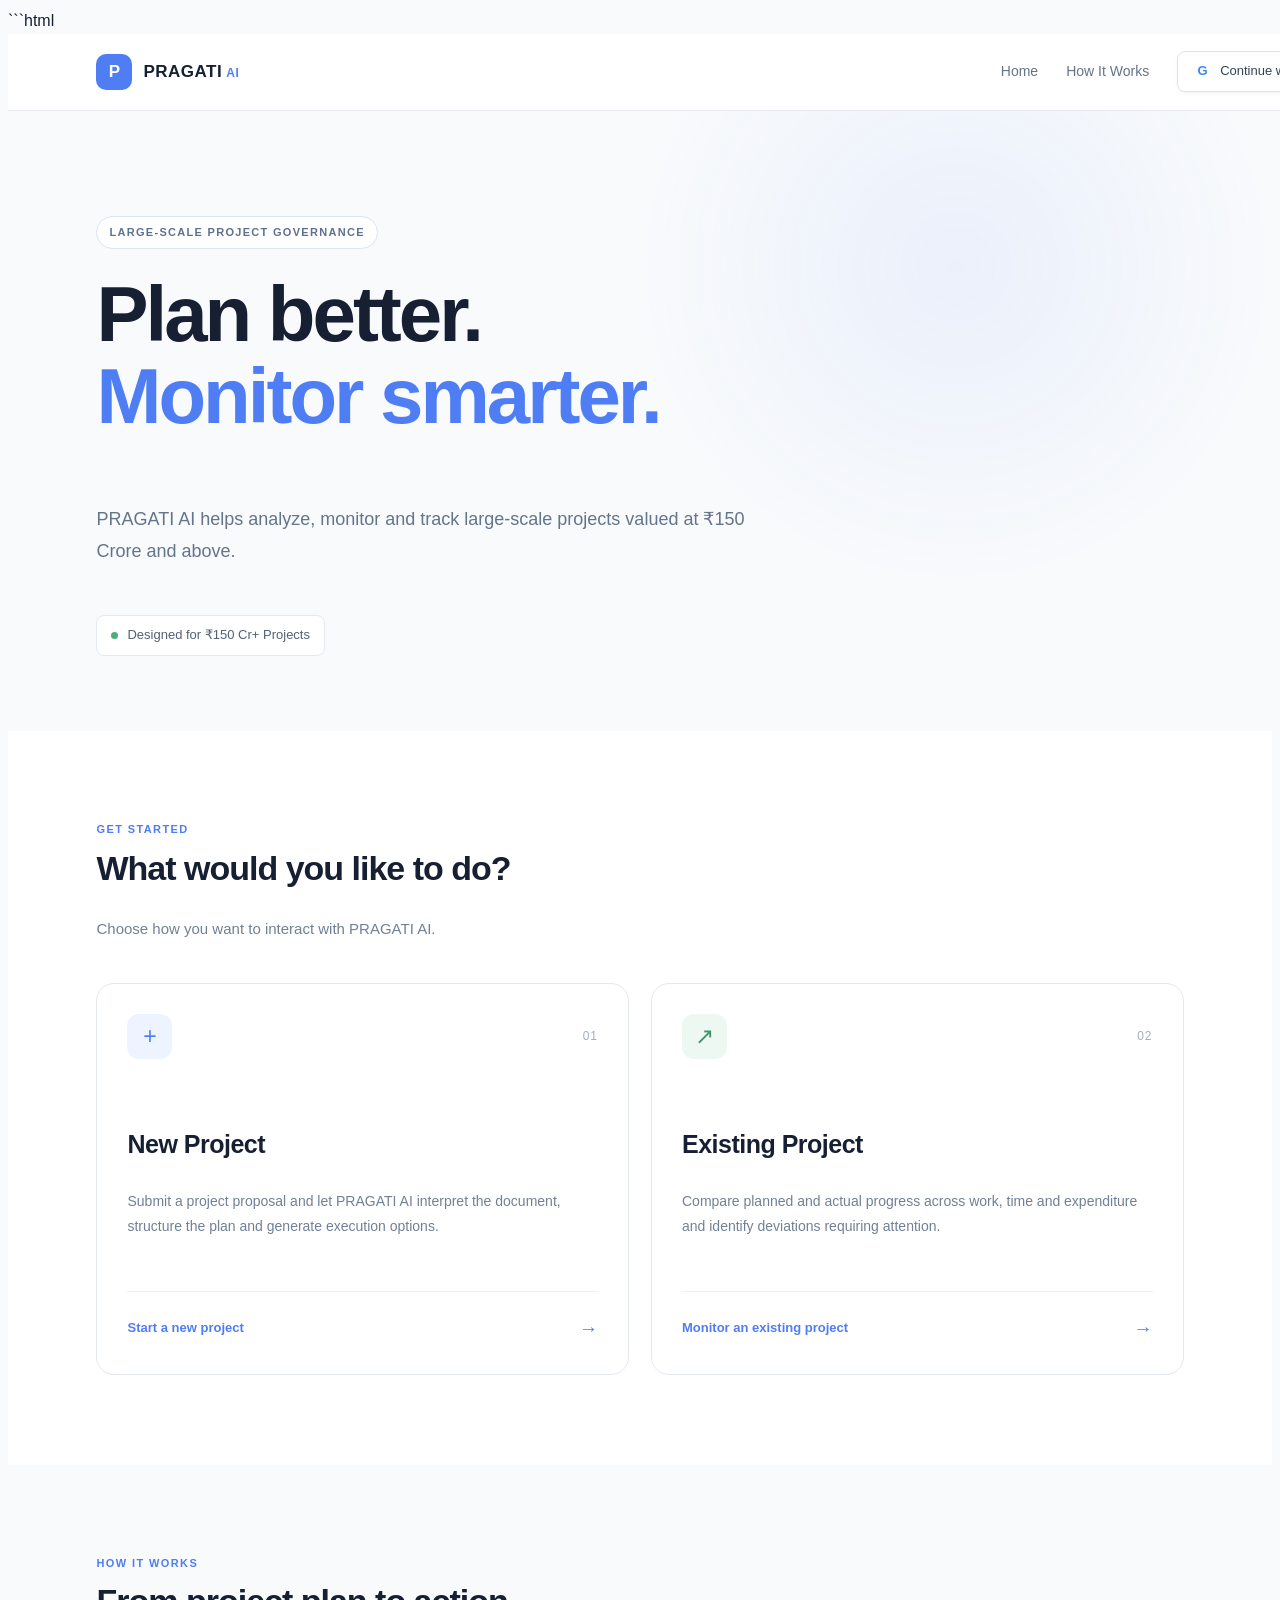
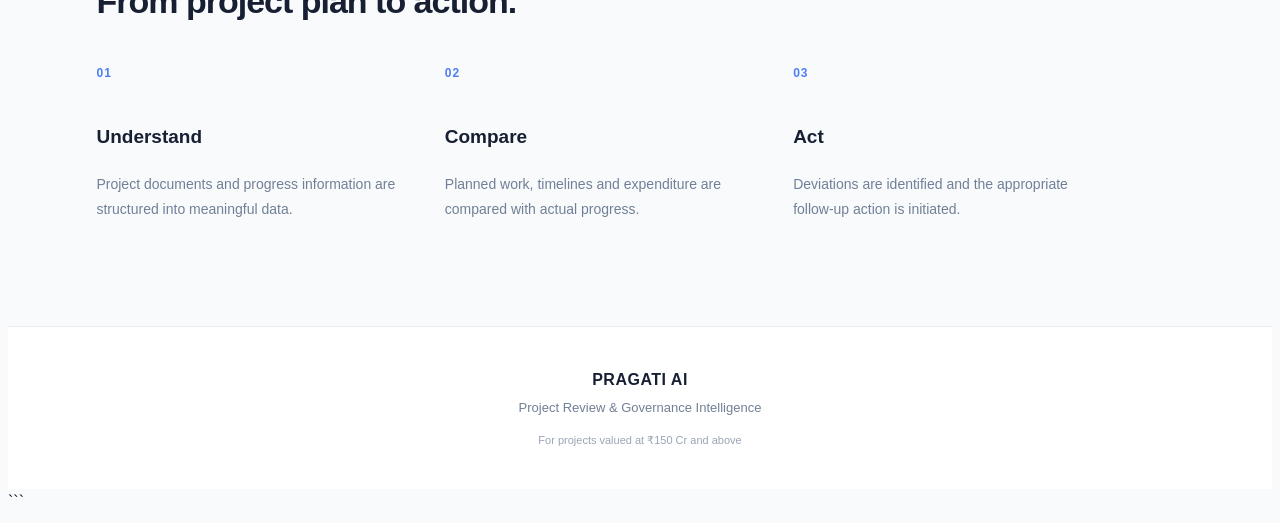
<file: index.html>
```html
<!DOCTYPE html>
<html lang="en">
<head>
    <meta charset="UTF-8">
    <meta name="viewport" content="width=device-width, initial-scale=1.0">

    <title>PRAGATI AI | Project Governance</title>

    <link rel="stylesheet" href="css/style.css">
</head>

<body>

    <!-- Navigation -->
    <header class="navbar">

        <div class="logo">
            <div class="logo-mark">P</div>

            <div class="logo-text">
                <span>PRAGATI</span>
                <small>AI</small>
            </div>
        </div>


        <nav class="nav-links">
            <a href="#home">Home</a>
            <a href="#how-it-works">How It Works</a>
            <a href="#" class="login-button" id="googleLogin">
                <span class="google-icon">G</span>
                Continue with Google
            </a>
        </nav>

    </header>


    <!-- Hero Section -->
    <main>

        <section class="hero" id="home">

            <div class="hero-content">

                <div class="eyebrow">
                    LARGE-SCALE PROJECT GOVERNANCE
                </div>

                <h1>
                    Plan better.<br>
                    <span>Monitor smarter.</span>
                </h1>

                <p class="hero-description">
                    PRAGATI AI helps analyze, monitor and track large-scale
                    projects valued at ₹150 Crore and above.
                </p>

                <div class="hero-badge">
                    <span class="status-dot"></span>
                    Designed for ₹150 Cr+ Projects
                </div>

            </div>

        </section>


        <!-- Entry Options -->
        <section class="entry-section">

            <div class="section-heading">

                <span class="section-label">
                    GET STARTED
                </span>

                <h2>
                    What would you like to do?
                </h2>

                <p>
                    Choose how you want to interact with PRAGATI AI.
                </p>

            </div>


            <div class="entry-cards">

                <!-- New Project -->
                <a href="fresher.html" class="entry-card">

                    <div class="card-top">

                        <div class="card-icon new-icon">
                            +
                        </div>

                        <span class="card-number">
                            01
                        </span>

                    </div>


                    <div class="card-content">

                        <h3>
                            New Project
                        </h3>

                        <p>
                            Submit a project proposal and let PRAGATI AI
                            interpret the document, structure the plan
                            and generate execution options.
                        </p>

                    </div>


                    <div class="card-action">
                        Start a new project
                        <span>→</span>
                    </div>

                </a>


                <!-- Existing Project -->
                <a href="existing.html" class="entry-card">

                    <div class="card-top">

                        <div class="card-icon existing-icon">
                            ↗
                        </div>

                        <span class="card-number">
                            02
                        </span>

                    </div>


                    <div class="card-content">

                        <h3>
                            Existing Project
                        </h3>

                        <p>
                            Compare planned and actual progress across
                            work, time and expenditure and identify
                            deviations requiring attention.
                        </p>

                    </div>


                    <div class="card-action">
                        Monitor an existing project
                        <span>→</span>
                    </div>

                </a>

            </div>

        </section>


        <!-- How It Works -->
        <section class="how-section" id="how-it-works">

            <div class="section-heading">

                <span class="section-label">
                    HOW IT WORKS
                </span>

                <h2>
                    From project plan to action.
                </h2>

            </div>


            <div class="steps">

                <div class="step">

                    <div class="step-number">
                        01
                    </div>

                    <div>

                        <h3>
                            Understand
                        </h3>

                        <p>
                            Project documents and progress information
                            are structured into meaningful data.
                        </p>

                    </div>

                </div>


                <div class="step">

                    <div class="step-number">
                        02
                    </div>

                    <div>

                        <h3>
                            Compare
                        </h3>

                        <p>
                            Planned work, timelines and expenditure
                            are compared with actual progress.
                        </p>

                    </div>

                </div>


                <div class="step">

                    <div class="step-number">
                        03
                    </div>

                    <div>

                        <h3>
                            Act
                        </h3>

                        <p>
                            Deviations are identified and the
                            appropriate follow-up action is initiated.
                        </p>

                    </div>

                </div>

            </div>

        </section>

    </main>


    <!-- Footer -->
    <footer class="footer">

        <div class="footer-logo">
            PRAGATI AI
        </div>

        <p>
            Project Review & Governance Intelligence
        </p>

        <span>
            For projects valued at ₹150 Cr and above
        </span>

    </footer>


    <!-- Login Modal -->
    <div class="login-overlay" id="loginOverlay">

        <div class="login-modal">

            <button class="close-login" id="closeLogin">
                ×
            </button>

            <div class="modal-logo">
                <div class="logo-mark">P</div>
            </div>

            <h2>
                Continue with PRAGATI AI
            </h2>

            <p>
                Sign in with your Google account to continue.
            </p>

            <button class="google-login-modal" id="googleContinue">

                <span class="google-icon">
                    G
                </span>

                Continue with Google

            </button>

            <small class="login-note">
                Demo authentication for prototype
            </small>

        </div>

    </div>


    <script src="js/main.js"></script>

</body>
</html>
```
</file>
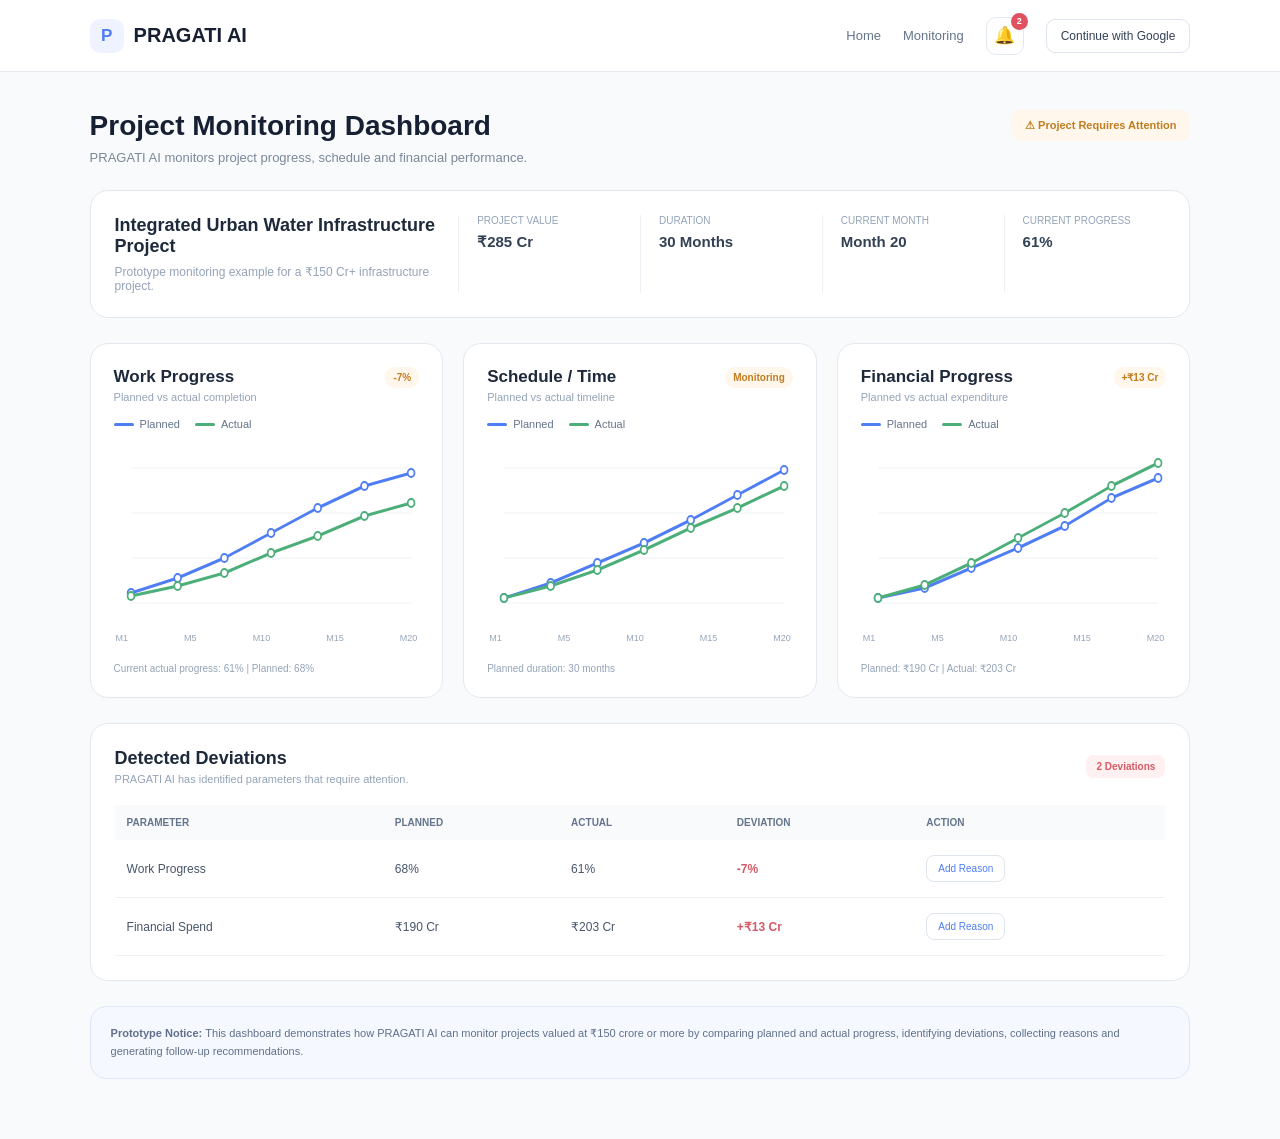
<file: existing.html>
<!DOCTYPE html>
<html lang="en">

<head>

    <meta charset="UTF-8">

    <meta
        name="viewport"
        content="width=device-width, initial-scale=1.0"
    >

    <title>PRAGATI AI | Project Monitoring</title>


    <style>

        * {
            margin: 0;
            padding: 0;
            box-sizing: border-box;
        }


        body {
            font-family: Arial, Helvetica, sans-serif;
            background: #f8fafc;
            color: #1e293b;
            min-height: 100vh;
        }


        button,
        input,
        textarea,
        select {
            font-family: inherit;
        }


        button {
            cursor: pointer;
        }


        /* =========================================
           NAVBAR
        ========================================= */

        .navbar {
            height: 72px;
            background: white;
            border-bottom: 1px solid #e7ebf0;

            display: flex;
            align-items: center;
            justify-content: space-between;

            padding: 0 7%;
        }


        .logo {
            display: flex;
            align-items: center;
            gap: 10px;

            font-size: 20px;
            font-weight: 800;
            color: #172033;
        }


        .logo-icon {
            width: 34px;
            height: 34px;

            border-radius: 10px;

            background: #eef3ff;

            display: flex;
            align-items: center;
            justify-content: center;

            color: #4f7df3;
            font-size: 17px;
            font-weight: bold;
        }


        .nav-right {
            display: flex;
            align-items: center;
            gap: 22px;
        }


        .nav-link {
            color: #64748b;
            text-decoration: none;
            font-size: 13px;
        }


        .nav-link:hover {
            color: #4f7df3;
        }


        /* =========================================
           NOTIFICATION BELL
        ========================================= */

        .notification-wrapper {
            position: relative;
        }


        .notification-button {
            width: 38px;
            height: 38px;

            border: 1px solid #e2e8f0;

            background: white;

            border-radius: 10px;

            display: flex;
            align-items: center;
            justify-content: center;

            position: relative;

            font-size: 17px;
        }


        .notification-button:hover {
            background: #f8fafc;
        }


        .notification-count {
            position: absolute;

            top: -5px;
            right: -5px;

            min-width: 17px;
            height: 17px;

            padding: 0 4px;

            border-radius: 20px;

            background: #e05260;

            color: white;

            font-size: 9px;

            font-weight: 700;

            display: flex;
            align-items: center;
            justify-content: center;
        }


        .notification-panel {
            display: none;

            position: absolute;

            right: 0;
            top: 48px;

            width: 360px;

            background: white;

            border: 1px solid #e3e8ef;

            border-radius: 15px;

            box-shadow: 0 15px 40px rgba(15, 23, 42, 0.12);

            z-index: 500;

            overflow: hidden;
        }


        .notification-panel.active {
            display: block;
        }


        .notification-panel-header {
            padding: 16px 18px;

            border-bottom: 1px solid #edf1f5;

            display: flex;

            justify-content: space-between;

            align-items: center;
        }


        .notification-panel-header h3 {
            font-size: 14px;

            color: #172033;
        }


        .notification-panel-header span {
            font-size: 10px;

            color: #94a3b8;
        }


        .notification-item {
            padding: 15px 18px;

            border-bottom: 1px solid #f0f2f5;

            display: flex;

            gap: 12px;

            cursor: pointer;

            transition: 0.2s;
        }


        .notification-item:hover {
            background: #f8fafc;
        }


        .notification-icon {
            width: 32px;
            height: 32px;

            flex-shrink: 0;

            border-radius: 9px;

            background: #fff4e8;

            display: flex;
            align-items: center;
            justify-content: center;

            font-size: 14px;
        }


        .notification-content {
            flex: 1;
        }


        .notification-title {
            font-size: 11px;

            font-weight: 700;

            color: #334155;

            margin-bottom: 4px;
        }


        .notification-description {
            font-size: 10px;

            line-height: 1.5;

            color: #94a3b8;
        }


        .notification-time {
            margin-top: 5px;

            font-size: 9px;

            color: #b0bac7;
        }


        .notification-footer {
            padding: 11px 18px;

            text-align: center;

            font-size: 10px;

            color: #4f7df3;

            cursor: pointer;
        }


        .notification-footer:hover {
            background: #f8fafc;
        }


        /* =========================================
           GOOGLE BUTTON
        ========================================= */

        .google-login {
            border: 1px solid #dfe5ed;
            background: white;

            border-radius: 9px;

            padding: 9px 14px;

            font-size: 12px;
            color: #334155;
        }


        .google-login:hover {
            background: #f8fafc;
        }



        /* =========================================
           MAIN
        ========================================= */

        .container {
            width: 86%;
            max-width: 1350px;

            margin: 0 auto;

            padding: 38px 0 60px;
        }


        /* =========================================
           PAGE HEADER
        ========================================= */

        .page-header {
            display: flex;

            justify-content: space-between;
            align-items: flex-start;

            margin-bottom: 25px;
        }


        .page-header h1 {
            font-size: 28px;

            color: #172033;

            margin-bottom: 8px;
        }


        .page-header p {
            color: #7b8798;

            font-size: 13px;
        }


        .project-status {
            background: #fff7eb;

            color: #c27c20;

            padding: 9px 14px;

            border-radius: 10px;

            font-size: 11px;

            font-weight: 700;
        }



        /* =========================================
           PROJECT SUMMARY
        ========================================= */

        .project-summary {
            background: white;

            border: 1px solid #e3e8ef;

            border-radius: 18px;

            padding: 24px;

            margin-bottom: 25px;

            display: grid;

            grid-template-columns: 2fr repeat(4, 1fr);

            gap: 20px;
        }


        .summary-main h2 {
            font-size: 18px;

            margin-bottom: 8px;
        }


        .summary-main p {
            color: #94a3b8;

            font-size: 12px;
        }


        .summary-item {
            border-left: 1px solid #edf0f4;

            padding-left: 18px;
        }


        .summary-item span {
            display: block;

            color: #94a3b8;

            font-size: 10px;

            margin-bottom: 7px;
        }


        .summary-item strong {
            font-size: 15px;

            color: #334155;
        }



        /* =========================================
           GRAPHS
        ========================================= */

        .graphs-grid {
            display: grid;

            grid-template-columns: repeat(3, 1fr);

            gap: 20px;

            margin-bottom: 25px;
        }


        .graph-card {
            background: white;

            border: 1px solid #e3e8ef;

            border-radius: 18px;

            padding: 23px;
        }


        .graph-header {
            display: flex;

            justify-content: space-between;

            align-items: flex-start;

            margin-bottom: 15px;
        }


        .graph-header h3 {
            font-size: 17px;

            margin-bottom: 4px;
        }


        .graph-header p {
            color: #94a3b8;

            font-size: 11px;
        }


        .graph-status {
            font-size: 10px;

            padding: 5px 8px;

            border-radius: 10px;

            font-weight: 700;
        }


        .graph-status.warning {
            background: #fff7eb;

            color: #c27c20;
        }


        .chart-legend {
            display: flex;

            gap: 15px;

            margin-bottom: 8px;

            font-size: 11px;

            color: #64748b;
        }


        .chart-legend-item {
            display: flex;

            align-items: center;

            gap: 6px;
        }


        .legend-line {
            width: 20px;

            height: 3px;

            border-radius: 5px;
        }


        .legend-planned {
            background: #4f7df3;
        }


        .legend-actual {
            background: #4cae78;
        }


        .graph-wrapper {
            width: 100%;

            height: 220px;

            position: relative;
        }


        .line-chart {
            width: 100%;

            height: 190px;

            display: block;
        }


        .chart-grid-line {
            stroke: #edf1f5;

            stroke-width: 1;
        }


        .planned-line {
            fill: none;

            stroke: #4f7df3;

            stroke-width: 3;

            stroke-linecap: round;

            stroke-linejoin: round;
        }


        .actual-line {
            fill: none;

            stroke: #4cae78;

            stroke-width: 3;

            stroke-linecap: round;

            stroke-linejoin: round;
        }


        .planned-point {
            fill: white;

            stroke: #4f7df3;

            stroke-width: 2;
        }


        .actual-point {
            fill: white;

            stroke: #4cae78;

            stroke-width: 2;
        }


        .chart-axis-labels {
            display: flex;

            justify-content: space-between;

            padding: 5px 2px 0;

            color: #94a3b8;

            font-size: 9px;
        }


        .chart-note {
            margin-top: 5px;

            color: #94a3b8;

            font-size: 10px;
        }



        /* =========================================
           DEVIATION CARD
        ========================================= */

        .attention-card {
            background: white;

            border: 1px solid #e3e8ef;

            border-radius: 18px;

            padding: 24px;

            margin-bottom: 25px;
        }


        .attention-header {
            display: flex;

            justify-content: space-between;

            align-items: center;

            margin-bottom: 20px;
        }


        .attention-header h2 {
            font-size: 18px;
        }


        .attention-header p {
            color: #94a3b8;

            font-size: 11px;

            margin-top: 4px;
        }


        .attention-count {
            background: #fff1f2;

            color: #d55a64;

            padding: 6px 10px;

            border-radius: 8px;

            font-size: 10px;

            font-weight: 700;
        }


        .deviation-table {
            width: 100%;

            border-collapse: collapse;
        }


        .deviation-table th {
            text-align: left;

            padding: 12px;

            background: #f8fafc;

            color: #64748b;

            font-size: 10px;
        }


        .deviation-table td {
            padding: 15px 12px;

            border-bottom: 1px solid #edf1f5;

            font-size: 12px;

            color: #475569;
        }


        .deviation-value {
            color: #d55a64 !important;

            font-weight: 700;
        }


        .reason-btn {
            border: 1px solid #dfe5ed;

            background: white;

            padding: 7px 11px;

            border-radius: 8px;

            font-size: 10px;

            color: #4f7df3;
        }


        .reason-btn:hover {
            background: #f5f8ff;
        }



        /* =========================================
           SUGGESTION CARD
        ========================================= */

        .suggestion-card {
            display: none;

            background: #f6fbf8;

            border: 1px solid #dcefe3;

            border-radius: 16px;

            padding: 20px;

            margin-top: 18px;
        }


        .suggestion-card.active {
            display: block;
        }


        .suggestion-title {
            font-size: 13px;

            font-weight: 700;

            color: #347a54;

            margin-bottom: 8px;
        }


        .suggestion-text {
            color: #5d7668;

            font-size: 11px;

            line-height: 1.6;

            margin-bottom: 15px;
        }


        .action-btn {
            border: 1px solid #bcdcc8;

            background: white;

            color: #347a54;

            padding: 8px 12px;

            border-radius: 8px;

            font-size: 10px;

            font-weight: 600;
        }



        /* =========================================
           INFO
        ========================================= */

        .info-card {
            background: #f5f8ff;

            border: 1px solid #dfe7fb;

            border-radius: 16px;

            padding: 18px 20px;

            font-size: 11px;

            color: #60708a;

            line-height: 1.6;
        }



        /* =========================================
           MODALS
        ========================================= */

        .modal-overlay {
            display: none;

            position: fixed;

            inset: 0;

            background: rgba(15, 23, 42, 0.45);

            z-index: 1000;

            align-items: center;

            justify-content: center;

            padding: 20px;
        }


        .modal-overlay.active {
            display: flex;
        }


        .modal {
            width: 100%;

            max-width: 500px;

            background: white;

            border-radius: 20px;

            padding: 28px;

            box-shadow: 0 20px 60px rgba(15, 23, 42, 0.15);
        }


        .modal-header {
            display: flex;

            justify-content: space-between;

            align-items: center;

            margin-bottom: 20px;
        }


        .modal-header h2 {
            font-size: 20px;
        }


        .close-btn {
            border: none;

            background: #f1f5f9;

            width: 30px;

            height: 30px;

            border-radius: 50%;

            font-size: 16px;

            color: #64748b;
        }


        .form-group {
            margin-bottom: 17px;
        }


        .form-group label {
            display: block;

            font-size: 11px;

            font-weight: 700;

            color: #475569;

            margin-bottom: 7px;
        }


        .form-control {
            width: 100%;

            border: 1px solid #dfe5ed;

            border-radius: 9px;

            padding: 10px 12px;

            font-size: 12px;

            outline: none;

            color: #334155;

            background: white;
        }


        .form-control:focus {
            border-color: #9db5f7;
        }


        textarea.form-control {
            min-height: 95px;

            resize: vertical;
        }


        .readonly-field {
            background: #f8fafc;

            color: #64748b;
        }


        .modal-actions {
            display: flex;

            justify-content: flex-end;

            gap: 10px;

            margin-top: 20px;
        }


        .cancel-btn {
            border: 1px solid #dfe5ed;

            background: white;

            padding: 10px 16px;

            border-radius: 9px;

            font-size: 11px;

            color: #64748b;
        }


        .primary-btn {
            border: none;

            background: #4f7df3;

            color: white;

            padding: 10px 17px;

            border-radius: 9px;

            font-size: 11px;

            font-weight: 600;
        }



        /* =========================================
           GOOGLE MODAL
        ========================================= */

        .google-modal {
            max-width: 390px;

            text-align: center;
        }


        .google-icon {
            width: 50px;

            height: 50px;

            border-radius: 50%;

            background: #f1f5f9;

            display: flex;

            align-items: center;

            justify-content: center;

            margin: 0 auto 15px;

            font-size: 22px;

            font-weight: bold;

            color: #4285f4;
        }


        .google-modal h2 {
            font-size: 19px;

            margin-bottom: 8px;
        }


        .google-modal p {
            font-size: 11px;

            color: #94a3b8;

            line-height: 1.5;

            margin-bottom: 20px;
        }


        .google-demo-btn {
            width: 100%;

            border: 1px solid #dfe5ed;

            background: white;

            border-radius: 9px;

            padding: 11px;

            font-size: 12px;

            color: #334155;
        }



        /* =========================================
           RESPONSIVE
        ========================================= */

        @media (max-width: 1100px) {

            .graphs-grid {
                grid-template-columns: 1fr;
            }


            .project-summary {
                grid-template-columns: repeat(2, 1fr);
            }


            .summary-main {
                grid-column: 1 / -1;
            }

        }


        @media (max-width: 700px) {

            .navbar {
                padding: 0 5%;
            }


            .nav-link {
                display: none;
            }


            .container {
                width: 92%;
            }


            .page-header {
                flex-direction: column;

                gap: 15px;
            }


            .project-summary {
                grid-template-columns: 1fr;
            }


            .summary-main {
                grid-column: auto;
            }


            .summary-item {
                border-left: none;

                border-top: 1px solid #edf0f4;

                padding-left: 0;

                padding-top: 14px;
            }


            .notification-panel {
                position: fixed;

                top: 70px;

                left: 10px;

                right: 10px;

                width: auto;
            }

        }

    </style>

</head>


<body>


    <!-- =========================================
         NAVBAR
    ========================================= -->

    <nav class="navbar">


        <div class="logo">

            <div class="logo-icon">
                P
            </div>

            PRAGATI AI

        </div>


        <div class="nav-right">


            <a
                href="index.html"
                class="nav-link"
            >
                Home
            </a>


            <a
                href="#monitoring"
                class="nav-link"
            >
                Monitoring
            </a>


            <!-- NOTIFICATION -->

            <div class="notification-wrapper">

                <button
                    class="notification-button"
                    onclick="toggleNotifications()"
                >

                    🔔

                    <span
                        class="notification-count"
                        id="notificationCount"
                    >
                        2
                    </span>

                </button>


                <div
                    class="notification-panel"
                    id="notificationPanel"
                >


                    <div class="notification-panel-header">

                        <h3>
                            Notifications
                        </h3>

                        <span id="notificationStatus">
                            2 active warnings
                        </span>

                    </div>


                    <!-- WORK WARNING -->

                    <div
                        class="notification-item"
                        id="workNotification"
                        onclick="goToDeviation('work')"
                    >

                        <div class="notification-icon">
                            ⚠️
                        </div>


                        <div class="notification-content">

                            <div class="notification-title">
                                Work Progress Delay
                            </div>


                            <div class="notification-description">
                                Project progress is 7% behind the planned
                                completion level.
                            </div>


                            <div class="notification-time">
                                Requires attention
                            </div>

                        </div>

                    </div>



                    <!-- FINANCIAL WARNING -->

                    <div
                        class="notification-item"
                        id="financeNotification"
                        onclick="goToDeviation('finance')"
                    >

                        <div class="notification-icon">
                            💰
                        </div>


                        <div class="notification-content">

                            <div class="notification-title">
                                Financial Warning
                            </div>


                            <div class="notification-description">
                                Actual expenditure is ₹13 Cr above
                                the planned expenditure.
                            </div>


                            <div class="notification-time">
                                Requires attention
                            </div>

                        </div>

                    </div>



                    <div
                        class="notification-footer"
                        onclick="closeNotifications()"
                    >
                        View project deviations
                    </div>


                </div>

            </div>



            <!-- GOOGLE -->

            <button
                class="google-login"
                onclick="openGoogleModal()"
            >
                Continue with Google
            </button>


        </div>

    </nav>



    <!-- =========================================
         MAIN
    ========================================= -->

    <main class="container">


        <!-- HEADER -->

        <div class="page-header">

            <div>

                <h1>
                    Project Monitoring Dashboard
                </h1>

                <p>
                    PRAGATI AI monitors project progress, schedule and financial performance.
                </p>

            </div>


            <div class="project-status">
                ⚠ Project Requires Attention
            </div>

        </div>



        <!-- =========================================
             SUMMARY
        ========================================= -->

        <section class="project-summary">


            <div class="summary-main">

                <h2>
                    Integrated Urban Water Infrastructure Project
                </h2>

                <p>
                    Prototype monitoring example for a ₹150 Cr+ infrastructure project.
                </p>

            </div>


            <div class="summary-item">

                <span>
                    PROJECT VALUE
                </span>

                <strong>
                    ₹285 Cr
                </strong>

            </div>


            <div class="summary-item">

                <span>
                    DURATION
                </span>

                <strong>
                    30 Months
                </strong>

            </div>


            <div class="summary-item">

                <span>
                    CURRENT MONTH
                </span>

                <strong>
                    Month 20
                </strong>

            </div>


            <div class="summary-item">

                <span>
                    CURRENT PROGRESS
                </span>

                <strong>
                    61%
                </strong>

            </div>


        </section>



        <!-- =========================================
             GRAPHS
        ========================================= -->

        <section
            class="graphs-grid"
            id="monitoring"
        >


            <!-- WORK PROGRESS -->

            <div class="graph-card">


                <div class="graph-header">

                    <div>

                        <h3>
                            Work Progress
                        </h3>

                        <p>
                            Planned vs actual completion
                        </p>

                    </div>


                    <div class="graph-status warning">
                        -7%
                    </div>

                </div>


                <div class="chart-legend">

                    <div class="chart-legend-item">

                        <span class="legend-line legend-planned"></span>

                        Planned

                    </div>


                    <div class="chart-legend-item">

                        <span class="legend-line legend-actual"></span>

                        Actual

                    </div>

                </div>


                <div class="graph-wrapper">

                    <svg
                        class="line-chart"
                        viewBox="0 0 360 190"
                        preserveAspectRatio="none"
                    >


                        <line
                            x1="20"
                            y1="30"
                            x2="350"
                            y2="30"
                            class="chart-grid-line"
                        />

                        <line
                            x1="20"
                            y1="75"
                            x2="350"
                            y2="75"
                            class="chart-grid-line"
                        />

                        <line
                            x1="20"
                            y1="120"
                            x2="350"
                            y2="120"
                            class="chart-grid-line"
                        />

                        <line
                            x1="20"
                            y1="165"
                            x2="350"
                            y2="165"
                            class="chart-grid-line"
                        />


                        <polyline
                            points="
                            20,155
                            75,140
                            130,120
                            185,95
                            240,70
                            295,48
                            350,35
                            "
                            class="planned-line"
                        />


                        <polyline
                            points="
                            20,158
                            75,148
                            130,135
                            185,115
                            240,98
                            295,78
                            350,65
                            "
                            class="actual-line"
                        />


                        <circle cx="20" cy="155" r="4" class="planned-point"/>
                        <circle cx="75" cy="140" r="4" class="planned-point"/>
                        <circle cx="130" cy="120" r="4" class="planned-point"/>
                        <circle cx="185" cy="95" r="4" class="planned-point"/>
                        <circle cx="240" cy="70" r="4" class="planned-point"/>
                        <circle cx="295" cy="48" r="4" class="planned-point"/>
                        <circle cx="350" cy="35" r="4" class="planned-point"/>


                        <circle cx="20" cy="158" r="4" class="actual-point"/>
                        <circle cx="75" cy="148" r="4" class="actual-point"/>
                        <circle cx="130" cy="135" r="4" class="actual-point"/>
                        <circle cx="185" cy="115" r="4" class="actual-point"/>
                        <circle cx="240" cy="98" r="4" class="actual-point"/>
                        <circle cx="295" cy="78" r="4" class="actual-point"/>
                        <circle cx="350" cy="65" r="4" class="actual-point"/>

                    </svg>


                    <div class="chart-axis-labels">

                        <span>M1</span>
                        <span>M5</span>
                        <span>M10</span>
                        <span>M15</span>
                        <span>M20</span>

                    </div>

                </div>


                <div class="chart-note">
                    Current actual progress: 61% | Planned: 68%
                </div>

            </div>



            <!-- TIME -->

            <div class="graph-card">


                <div class="graph-header">

                    <div>

                        <h3>
                            Schedule / Time
                        </h3>

                        <p>
                            Planned vs actual timeline
                        </p>

                    </div>


                    <div class="graph-status warning">
                        Monitoring
                    </div>

                </div>


                <div class="chart-legend">

                    <div class="chart-legend-item">

                        <span class="legend-line legend-planned"></span>

                        Planned

                    </div>


                    <div class="chart-legend-item">

                        <span class="legend-line legend-actual"></span>

                        Actual

                    </div>

                </div>


                <div class="graph-wrapper">

                    <svg
                        class="line-chart"
                        viewBox="0 0 360 190"
                        preserveAspectRatio="none"
                    >


                        <line x1="20" y1="30" x2="350" y2="30" class="chart-grid-line"/>

                        <line x1="20" y1="75" x2="350" y2="75" class="chart-grid-line"/>

                        <line x1="20" y1="120" x2="350" y2="120" class="chart-grid-line"/>

                        <line x1="20" y1="165" x2="350" y2="165" class="chart-grid-line"/>


                        <polyline
                            points="
                            20,160
                            75,145
                            130,125
                            185,105
                            240,82
                            295,57
                            350,32
                            "
                            class="planned-line"
                        />


                        <polyline
                            points="
                            20,160
                            75,148
                            130,132
                            185,112
                            240,90
                            295,70
                            350,48
                            "
                            class="actual-line"
                        />


                        <circle cx="20" cy="160" r="4" class="planned-point"/>
                        <circle cx="75" cy="145" r="4" class="planned-point"/>
                        <circle cx="130" cy="125" r="4" class="planned-point"/>
                        <circle cx="185" cy="105" r="4" class="planned-point"/>
                        <circle cx="240" cy="82" r="4" class="planned-point"/>
                        <circle cx="295" cy="57" r="4" class="planned-point"/>
                        <circle cx="350" cy="32" r="4" class="planned-point"/>


                        <circle cx="20" cy="160" r="4" class="actual-point"/>
                        <circle cx="75" cy="148" r="4" class="actual-point"/>
                        <circle cx="130" cy="132" r="4" class="actual-point"/>
                        <circle cx="185" cy="112" r="4" class="actual-point"/>
                        <circle cx="240" cy="90" r="4" class="actual-point"/>
                        <circle cx="295" cy="70" r="4" class="actual-point"/>
                        <circle cx="350" cy="48" r="4" class="actual-point"/>

                    </svg>


                    <div class="chart-axis-labels">

                        <span>M1</span>
                        <span>M5</span>
                        <span>M10</span>
                        <span>M15</span>
                        <span>M20</span>

                    </div>

                </div>


                <div class="chart-note">
                    Planned duration: 30 months
                </div>

            </div>



            <!-- FINANCIAL -->

            <div class="graph-card">


                <div class="graph-header">

                    <div>

                        <h3>
                            Financial Progress
                        </h3>

                        <p>
                            Planned vs actual expenditure
                        </p>

                    </div>


                    <div class="graph-status warning">
                        +₹13 Cr
                    </div>

                </div>


                <div class="chart-legend">

                    <div class="chart-legend-item">

                        <span class="legend-line legend-planned"></span>

                        Planned

                    </div>


                    <div class="chart-legend-item">

                        <span class="legend-line legend-actual"></span>

                        Actual

                    </div>

                </div>


                <div class="graph-wrapper">

                    <svg
                        class="line-chart"
                        viewBox="0 0 360 190"
                        preserveAspectRatio="none"
                    >


                        <line x1="20" y1="30" x2="350" y2="30" class="chart-grid-line"/>

                        <line x1="20" y1="75" x2="350" y2="75" class="chart-grid-line"/>

                        <line x1="20" y1="120" x2="350" y2="120" class="chart-grid-line"/>

                        <line x1="20" y1="165" x2="350" y2="165" class="chart-grid-line"/>


                        <polyline
                            points="
                            20,160
                            75,150
                            130,130
                            185,110
                            240,88
                            295,60
                            350,40
                            "
                            class="planned-line"
                        />


                        <polyline
                            points="
                            20,160
                            75,147
                            130,125
                            185,100
                            240,75
                            295,48
                            350,25
                            "
                            class="actual-line"
                        />


                        <circle cx="20" cy="160" r="4" class="planned-point"/>
                        <circle cx="75" cy="150" r="4" class="planned-point"/>
                        <circle cx="130" cy="130" r="4" class="planned-point"/>
                        <circle cx="185" cy="110" r="4" class="planned-point"/>
                        <circle cx="240" cy="88" r="4" class="planned-point"/>
                        <circle cx="295" cy="60" r="4" class="planned-point"/>
                        <circle cx="350" cy="40" r="4" class="planned-point"/>


                        <circle cx="20" cy="160" r="4" class="actual-point"/>
                        <circle cx="75" cy="147" r="4" class="actual-point"/>
                        <circle cx="130" cy="125" r="4" class="actual-point"/>
                        <circle cx="185" cy="100" r="4" class="actual-point"/>
                        <circle cx="240" cy="75" r="4" class="actual-point"/>
                        <circle cx="295" cy="48" r="4" class="actual-point"/>
                        <circle cx="350" cy="25" r="4" class="actual-point"/>

                    </svg>


                    <div class="chart-axis-labels">

                        <span>M1</span>
                        <span>M5</span>
                        <span>M10</span>
                        <span>M15</span>
                        <span>M20</span>

                    </div>

                </div>


                <div class="chart-note">
                    Planned: ₹190 Cr | Actual: ₹203 Cr
                </div>

            </div>

        </section>



        <!-- =========================================
             DEVIATIONS
        ========================================= -->

        <section class="attention-card">


            <div class="attention-header">

                <div>

                    <h2>
                        Detected Deviations
                    </h2>

                    <p>
                        PRAGATI AI has identified parameters that require attention.
                    </p>

                </div>


                <div class="attention-count">
                    2 Deviations
                </div>

            </div>


            <table class="deviation-table">


                <thead>

                    <tr>

                        <th>
                            PARAMETER
                        </th>

                        <th>
                            PLANNED
                        </th>

                        <th>
                            ACTUAL
                        </th>

                        <th>
                            DEVIATION
                        </th>

                        <th>
                            ACTION
                        </th>

                    </tr>

                </thead>


                <tbody>


                    <tr id="workDeviation">

                        <td>
                            Work Progress
                        </td>

                        <td>
                            68%
                        </td>

                        <td>
                            61%
                        </td>

                        <td class="deviation-value">
                            -7%
                        </td>

                        <td>

                            <button
                                class="reason-btn"
                                onclick="openReasonModal('Work Progress')"
                            >
                                Add Reason
                            </button>

                        </td>

                    </tr>


                    <tr id="financeDeviation">

                        <td>
                            Financial Spend
                        </td>

                        <td>
                            ₹190 Cr
                        </td>

                        <td>
                            ₹203 Cr
                        </td>

                        <td class="deviation-value">
                            +₹13 Cr
                        </td>

                        <td>

                            <button
                                class="reason-btn"
                                onclick="openReasonModal('Financial Spend')"
                            >
                                Add Reason
                            </button>

                        </td>

                    </tr>


                </tbody>

            </table>


            <!-- SUGGESTION -->

            <div
                class="suggestion-card"
                id="suggestionCard"
            >

                <div class="suggestion-title">
                    PRAGATI AI Recommendation
                </div>


                <div
                    class="suggestion-text"
                    id="suggestionText"
                ></div>


                <button
                    class="action-btn"
                    id="suggestionAction"
                    onclick="performAction()"
                >
                    Take Action
                </button>

            </div>


        </section>



        <!-- INFO -->

        <div class="info-card">

            <strong>
                Prototype Notice:
            </strong>

            This dashboard demonstrates how PRAGATI AI can monitor projects valued at
            ₹150 crore or more by comparing planned and actual progress, identifying
            deviations, collecting reasons and generating follow-up recommendations.

        </div>


    </main>



    <!-- =========================================
         REASON MODAL
    ========================================= -->

    <div
        class="modal-overlay"
        id="reasonModal"
    >


        <div class="modal">


            <div class="modal-header">

                <h2>
                    Explain Deviation
                </h2>


                <button
                    class="close-btn"
                    onclick="closeReasonModal()"
                >
                    ×
                </button>

            </div>


            <div class="form-group">

                <label>
                    Affected Parameter
                </label>


                <input
                    type="text"
                    id="affectedParameter"
                    class="form-control readonly-field"
                    readonly
                >

            </div>


            <div class="form-group">

                <label>
                    Responsible Factor
                </label>


                <select
                    id="responsibleFactor"
                    class="form-control"
                >

                    <option value="">
                        Select responsible factor
                    </option>

                    <option value="government">
                        Government Department
                    </option>

                    <option value="labour">
                        Employees / Labour
                    </option>

                    <option value="contractor">
                        Contractor
                    </option>

                    <option value="material">
                        Material / Supply
                    </option>

                    <option value="weather">
                        Weather / External Factor
                    </option>

                    <option value="other">
                        Other
                    </option>

                </select>

            </div>


            <div class="form-group">

                <label>
                    Reason for Deviation
                </label>


                <textarea
                    id="reasonText"
                    class="form-control"
                    placeholder="Enter the reason for the deviation..."
                ></textarea>

            </div>


            <div class="modal-actions">

                <button
                    class="cancel-btn"
                    onclick="closeReasonModal()"
                >
                    Cancel
                </button>


                <button
                    class="primary-btn"
                    onclick="saveReason()"
                >
                    Analyze Reason
                </button>

            </div>


        </div>

    </div>



    <!-- =========================================
         GOOGLE MODAL
    ========================================= -->

    <div
        class="modal-overlay"
        id="googleModal"
    >


        <div class="modal google-modal">


            <div class="google-icon">
                G
            </div>


            <h2>
                Continue with Google
            </h2>


            <p>
                This is a prototype login interface for the PRAGATI AI demonstration.
                No real Google authentication is connected.
            </p>


            <button
                class="google-demo-btn"
                onclick="closeGoogleModal()"
            >
                Continue as Demo User
            </button>


        </div>

    </div>



    <!-- =========================================
         JAVASCRIPT
    ========================================= -->

    <script>


        let currentParameter = "";

        let currentFactor = "";

        let notificationCount = 2;



        /* =========================================
           NOTIFICATION PANEL
        ========================================= */

        function toggleNotifications() {

            document
                .getElementById("notificationPanel")
                .classList
                .toggle("active");

        }



        function closeNotifications() {

            document
                .getElementById("notificationPanel")
                .classList
                .remove("active");

        }



        /* =========================================
           GO TO DEVIATION
        ========================================= */

        function goToDeviation(type) {

            closeNotifications();


            if (type === "work") {

                document
                    .getElementById("workDeviation")
                    .scrollIntoView({
                        behavior: "smooth",
                        block: "center"
                    });

            }


            if (type === "finance") {

                document
                    .getElementById("financeDeviation")
                    .scrollIntoView({
                        behavior: "smooth",
                        block: "center"
                    });

            }

        }



        /* =========================================
           REASON MODAL
        ========================================= */

        function openReasonModal(parameter) {

            currentParameter = parameter;


            document
                .getElementById("affectedParameter")
                .value = parameter;


            document
                .getElementById("responsibleFactor")
                .value = "";


            document
                .getElementById("reasonText")
                .value = "";


            document
                .getElementById("reasonModal")
                .classList
                .add("active");

        }



        function closeReasonModal() {

            document
                .getElementById("reasonModal")
                .classList
                .remove("active");

        }



        /* =========================================
           SAVE REASON
        ========================================= */

        function saveReason() {


            const factor =
                document
                    .getElementById("responsibleFactor")
                    .value;


            const reason =
                document
                    .getElementById("reasonText")
                    .value
                    .trim();


            if (!factor) {

                alert(
                    "Please select the responsible factor."
                );

                return;

            }


            if (!reason) {

                alert(
                    "Please enter the reason for the deviation."
                );

                return;

            }


            currentFactor = factor;


            showSuggestion(
                factor,
                reason,
                currentParameter
            );


            /*
             * Remove one warning notification
             * because the user has now provided
             * the reason.
             */

            if (notificationCount > 0) {

                notificationCount--;

            }


            updateNotificationCount();


            closeReasonModal();

        }



        /* =========================================
           UPDATE NOTIFICATION COUNT
        ========================================= */

        function updateNotificationCount() {


            const countElement =
                document.getElementById(
                    "notificationCount"
                );


            const statusElement =
                document.getElementById(
                    "notificationStatus"
                );


            countElement.innerText =
                notificationCount;


            if (notificationCount === 0) {

                countElement.style.display = "none";

                statusElement.innerText =
                    "All warnings reviewed";

            }

            else {

                countElement.style.display = "flex";

                statusElement.innerText =
                    notificationCount +
                    " active warnings";

            }

        }



        /* =========================================
           SHOW SUGGESTION
        ========================================= */

        function showSuggestion(
            factor,
            reason,
            parameter
        ) {


            const suggestionCard =
                document.getElementById(
                    "suggestionCard"
                );


            const suggestionText =
                document.getElementById(
                    "suggestionText"
                );


            const suggestionAction =
                document.getElementById(
                    "suggestionAction"
                );


            let message = "";

            let action = "Take Action";


            if (factor === "government") {


                message =
                    "The deviation has been attributed to a government department. " +
                    "PRAGATI AI recommends notifying the concerned department " +
                    "with the affected parameter, reason and expected impact " +
                    "so that the issue can be reviewed and resolved.";


                action =
                    "Notify Department";

            }


            else if (factor === "labour") {


                message =
                    "The deviation has been attributed to employees or labour. " +
                    "PRAGATI AI recommends reviewing the affected work package, " +
                    "identifying the responsible team and issuing an appropriate " +
                    "warning or corrective instruction.";


                action =
                    "Issue Warning";

            }


            else if (factor === "contractor") {


                message =
                    "The deviation has been attributed to the contractor. " +
                    "PRAGATI AI recommends reviewing the contractor's current " +
                    "execution status and requesting a corrective recovery plan.";


                action =
                    "Request Recovery Plan";

            }


            else if (factor === "material") {


                message =
                    "The deviation has been attributed to material or supply issues. " +
                    "PRAGATI AI recommends checking procurement status, expected " +
                    "delivery dates and available alternatives.";


                action =
                    "Review Supply Status";

            }


            else if (factor === "weather") {


                message =
                    "The deviation has been attributed to weather or an external factor. " +
                    "PRAGATI AI recommends updating the execution schedule and " +
                    "replanning affected activities.";


                action =
                    "Update Schedule";

            }


            else {


                message =
                    "PRAGATI AI recommends reviewing the reported cause, " +
                    "estimating its impact and creating a corrective action plan.";


                action =
                    "Create Action Plan";

            }


            suggestionText.innerHTML =
                "<strong>Reason recorded:</strong> " +
                reason +
                "<br><br>" +
                message;


            suggestionAction.innerText =
                action;


            suggestionCard
                .classList
                .add("active");


            suggestionCard.scrollIntoView({
                behavior: "smooth",
                block: "center"
            });

        }



        /* =========================================
           ACTION
        ========================================= */

        function performAction() {


            if (currentFactor === "government") {

                notifyDepartment();

            }


            else if (currentFactor === "labour") {

                issueWarning();

            }


            else if (currentFactor === "contractor") {

                alert(
                    "Prototype action:\n\n" +
                    "Recovery plan request created for the contractor."
                );

            }


            else if (currentFactor === "material") {

                alert(
                    "Prototype action:\n\n" +
                    "Supply status review has been initiated."
                );

            }


            else if (currentFactor === "weather") {

                alert(
                    "Prototype action:\n\n" +
                    "Schedule update has been recommended."
                );

            }


            else {

                alert(
                    "Prototype action:\n\n" +
                    "Corrective action plan has been created."
                );

            }

        }



        /* =========================================
           GOVERNMENT
        ========================================= */

        function notifyDepartment() {

            alert(
                "Prototype action:\n\n" +
                "Notification prepared for the concerned government department " +
                "regarding the project deviation."
            );

        }



        /* =========================================
           LABOUR
        ========================================= */

        function issueWarning() {

            alert(
                "Prototype action:\n\n" +
                "Warning / corrective instruction prepared for the responsible " +
                "employee or labour team."
            );

        }



        /* =========================================
           GOOGLE
        ========================================= */

        function openGoogleModal() {

            document
                .getElementById("googleModal")
                .classList
                .add("active");

        }



        function closeGoogleModal() {

            document
                .getElementById("googleModal")
                .classList
                .remove("active");

        }



        /* =========================================
           CLOSE OUTSIDE MODAL
        ========================================= */

        document
            .getElementById("reasonModal")
            .addEventListener(
                "click",
                function(event) {

                    if (event.target === this) {

                        closeReasonModal();

                    }

                }
            );


        document
            .getElementById("googleModal")
            .addEventListener(
                "click",
                function(event) {

                    if (event.target === this) {

                        closeGoogleModal();

                    }

                }
            );


        /* =========================================
           CLOSE NOTIFICATION WHEN CLICKING OUTSIDE
        ========================================= */

        document.addEventListener(
            "click",
            function(event) {

                const wrapper =
                    document.querySelector(
                        ".notification-wrapper"
                    );


                const panel =
                    document.getElementById(
                        "notificationPanel"
                    );


                if (
                    wrapper &&
                    !wrapper.contains(event.target)
                ) {

                    panel.classList.remove("active");

                }

            }
        );

    </script>


</body>

</html>
</file>
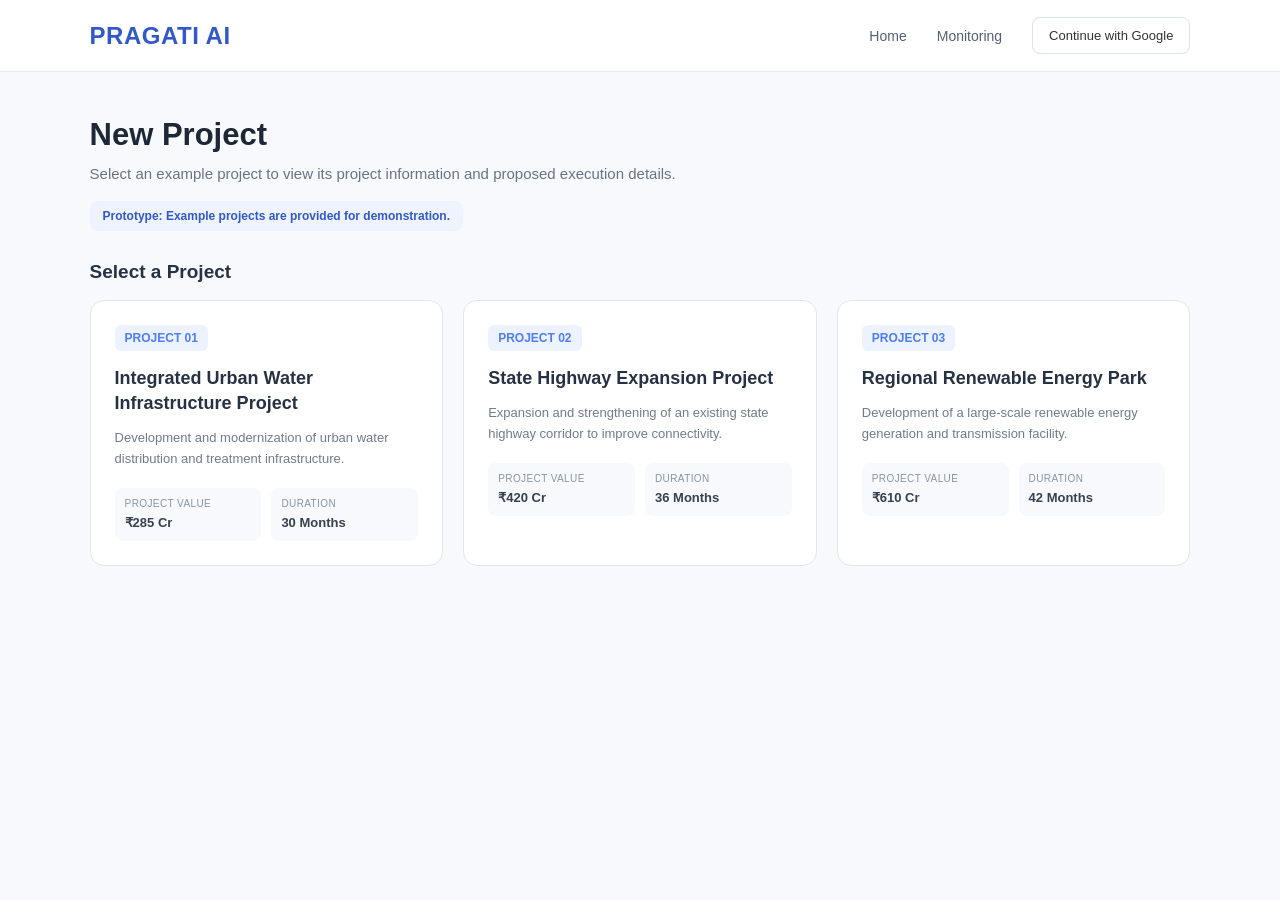
<file: fresher.html>
<!DOCTYPE html>
<html lang="en">
<head>
    <meta charset="UTF-8">
    <meta name="viewport" content="width=device-width, initial-scale=1.0">
    <title>PRAGATI AI | New Project</title>

    <style>
        * {
            margin: 0;
            padding: 0;
            box-sizing: border-box;
        }

        body {
            font-family: Arial, Helvetica, sans-serif;
            background: #f7f9fc;
            color: #1f2937;
        }

        /* ================= NAVBAR ================= */

        nav {
            height: 72px;
            background: white;
            border-bottom: 1px solid #e8edf3;
            display: flex;
            align-items: center;
            justify-content: space-between;
            padding: 0 7%;
        }

        .logo {
            font-size: 24px;
            font-weight: 700;
            color: #3159c9;
            letter-spacing: 0.5px;
        }

        .nav-links {
            display: flex;
            align-items: center;
            gap: 30px;
        }

        .nav-links a {
            text-decoration: none;
            color: #555f70;
            font-size: 14px;
            font-weight: 500;
        }

        .nav-links a:hover {
            color: #3159c9;
        }

        .google-btn {
            border: 1px solid #dce2ea;
            background: white;
            padding: 10px 16px;
            border-radius: 8px;
            cursor: pointer;
            font-size: 13px;
            color: #333;
        }

        .google-btn:hover {
            background: #f7f9fc;
        }

        /* ================= MAIN ================= */

        .container {
            width: 86%;
            max-width: 1150px;
            margin: 45px auto 70px;
        }

        .page-header {
            margin-bottom: 30px;
        }

        .page-header h1 {
            font-size: 31px;
            color: #1d2736;
            margin-bottom: 9px;
        }

        .page-header p {
            color: #687386;
            font-size: 15px;
            line-height: 1.6;
            max-width: 760px;
        }

        .prototype-note {
            margin-top: 15px;
            display: inline-block;
            background: #eef3ff;
            color: #3159c9;
            padding: 8px 13px;
            border-radius: 7px;
            font-size: 12px;
            font-weight: 600;
        }

        /* ================= PROJECT SELECTION ================= */

        .section-title {
            font-size: 19px;
            margin-bottom: 17px;
            color: #263244;
        }

        .project-grid {
            display: grid;
            grid-template-columns: repeat(3, 1fr);
            gap: 20px;
        }

        .project-card {
            background: white;
            border: 1px solid #e1e7ef;
            border-radius: 14px;
            padding: 24px;
            cursor: pointer;
            transition: 0.25s ease;
        }

        .project-card:hover {
            border-color: #8ca8f4;
            transform: translateY(-3px);
            box-shadow: 0 8px 24px rgba(43, 72, 120, 0.08);
        }

        .project-card.selected {
            border: 2px solid #4f7df3;
            background: #f8faff;
            box-shadow: 0 8px 25px rgba(79, 125, 243, 0.10);
        }

        .project-number {
            display: inline-block;
            font-size: 12px;
            font-weight: 700;
            color: #4f7df3;
            background: #edf2ff;
            padding: 6px 10px;
            border-radius: 6px;
            margin-bottom: 15px;
        }

        .project-card h3 {
            font-size: 18px;
            color: #263244;
            margin-bottom: 12px;
            line-height: 1.4;
        }

        .project-card p {
            color: #707b8c;
            font-size: 13px;
            line-height: 1.6;
            margin-bottom: 18px;
        }

        .project-meta {
            display: grid;
            grid-template-columns: 1fr 1fr;
            gap: 10px;
        }

        .meta-box {
            background: #f7f9fc;
            border-radius: 8px;
            padding: 10px;
        }

        .meta-label {
            display: block;
            font-size: 10px;
            color: #8a94a4;
            margin-bottom: 4px;
            text-transform: uppercase;
            letter-spacing: 0.4px;
        }

        .meta-value {
            font-size: 13px;
            font-weight: 600;
            color: #374151;
        }

        /* ================= PROJECT DETAILS ================= */

        .details-section {
            display: none;
            margin-top: 38px;
        }

        .details-section.show {
            display: block;
        }

        .details-card {
            background: white;
            border: 1px solid #e1e7ef;
            border-radius: 16px;
            overflow: hidden;
        }

        .details-header {
            background: #f8faff;
            border-bottom: 1px solid #e5eaf1;
            padding: 25px 28px;
        }

        .details-header h2 {
            font-size: 22px;
            color: #263244;
            margin-bottom: 8px;
        }

        .details-header p {
            font-size: 13px;
            color: #737e8e;
        }

        .details-body {
            padding: 28px;
        }

        .info-grid {
            display: grid;
            grid-template-columns: repeat(2, 1fr);
            gap: 17px;
            margin-bottom: 25px;
        }

        .info-box {
            border: 1px solid #e4e8ef;
            border-radius: 10px;
            padding: 17px;
            background: #fff;
        }

        .info-box.full {
            grid-column: span 2;
        }

        .info-box .label {
            font-size: 11px;
            color: #8a94a4;
            text-transform: uppercase;
            letter-spacing: 0.5px;
            margin-bottom: 7px;
        }

        .info-box .value {
            font-size: 15px;
            font-weight: 600;
            color: #293548;
            line-height: 1.5;
        }

        /* ================= EXECUTION PLAN ================= */

        .execution-box {
            background: #f8fafc;
            border: 1px solid #e3e8ef;
            border-radius: 11px;
            padding: 20px;
            margin-top: 8px;
        }

        .execution-box h3 {
            font-size: 16px;
            color: #2b3749;
            margin-bottom: 13px;
        }

        .execution-list {
            padding-left: 20px;
        }

        .execution-list li {
            font-size: 13px;
            color: #5e6979;
            line-height: 1.7;
            margin-bottom: 7px;
        }

        /* ================= CONFIRMATION ================= */

        .confirmation {
            margin-top: 28px;
            border-top: 1px solid #e6eaf0;
            padding-top: 25px;
        }

        .confirmation h3 {
            font-size: 17px;
            color: #263244;
            margin-bottom: 7px;
        }

        .confirmation p {
            font-size: 13px;
            color: #737e8e;
            margin-bottom: 18px;
        }

        .button-group {
            display: flex;
            gap: 12px;
        }

        .btn {
            border: none;
            border-radius: 8px;
            padding: 12px 21px;
            font-size: 13px;
            font-weight: 600;
            cursor: pointer;
            transition: 0.2s ease;
        }

        .btn-primary {
            background: #4f7df3;
            color: white;
        }

        .btn-primary:hover {
            background: #3f6de0;
        }

        .btn-secondary {
            background: white;
            color: #536072;
            border: 1px solid #d8dee7;
        }

        .btn-secondary:hover {
            background: #f5f7fa;
        }

        /* ================= GOOGLE MODAL ================= */

        .google-modal {
            display: none;
            position: fixed;
            inset: 0;
            background: rgba(21, 29, 43, 0.45);
            align-items: center;
            justify-content: center;
            z-index: 1000;
        }

        .google-modal.show {
            display: flex;
        }

        .google-box {
            width: 370px;
            background: white;
            border-radius: 14px;
            padding: 30px;
            text-align: center;
        }

        .google-box h2 {
            color: #263244;
            margin-bottom: 10px;
        }

        .google-box p {
            color: #737e8e;
            font-size: 13px;
            line-height: 1.6;
            margin-bottom: 20px;
        }

        .google-demo {
            width: 100%;
            padding: 12px;
            background: #f6f8fb;
            border: 1px solid #e0e5ec;
            border-radius: 8px;
            margin-bottom: 12px;
            color: #586476;
            font-size: 13px;
        }

        /* ================= RESPONSIVE ================= */

        @media (max-width: 850px) {
            .project-grid {
                grid-template-columns: 1fr;
            }

            .info-grid {
                grid-template-columns: 1fr;
            }

            .info-box.full {
                grid-column: span 1;
            }

            .nav-links {
                gap: 15px;
            }
        }

        @media (max-width: 600px) {
            nav {
                padding: 0 5%;
            }

            .nav-links a {
                display: none;
            }

            .container {
                width: 92%;
                margin-top: 30px;
            }

            .page-header h1 {
                font-size: 26px;
            }

            .details-body {
                padding: 20px;
            }

            .button-group {
                flex-direction: column;
            }

            .btn {
                width: 100%;
            }
        }
    </style>
</head>

<body>

    <!-- ================= NAVBAR ================= -->

    <nav>
        <div class="logo">PRAGATI AI</div>

        <div class="nav-links">
            <a href="index.html">Home</a>
            <a href="existing.html">Monitoring</a>

            <button class="google-btn" onclick="openGoogleModal()">
                Continue with Google
            </button>
        </div>
    </nav>


    <!-- ================= MAIN CONTENT ================= -->

    <main class="container">

        <div class="page-header">
            <h1>New Project</h1>

            <p>
                Select an example project to view its project information
                and proposed execution details.
            </p>

            <span class="prototype-note">
                Prototype: Example projects are provided for demonstration.
            </span>
        </div>


        <!-- ================= PROJECT SELECTION ================= -->

        <h2 class="section-title">
            Select a Project
        </h2>

        <div class="project-grid">

            <!-- PROJECT 1 -->

            <div class="project-card"
                 onclick="selectProject(1)"
                 id="projectCard1">

                <span class="project-number">
                    PROJECT 01
                </span>

                <h3>
                    Integrated Urban Water Infrastructure Project
                </h3>

                <p>
                    Development and modernization of urban water
                    distribution and treatment infrastructure.
                </p>

                <div class="project-meta">

                    <div class="meta-box">
                        <span class="meta-label">Project Value</span>
                        <span class="meta-value">₹285 Cr</span>
                    </div>

                    <div class="meta-box">
                        <span class="meta-label">Duration</span>
                        <span class="meta-value">30 Months</span>
                    </div>

                </div>

            </div>


            <!-- PROJECT 2 -->

            <div class="project-card"
                 onclick="selectProject(2)"
                 id="projectCard2">

                <span class="project-number">
                    PROJECT 02
                </span>

                <h3>
                    State Highway Expansion Project
                </h3>

                <p>
                    Expansion and strengthening of an existing
                    state highway corridor to improve connectivity.
                </p>

                <div class="project-meta">

                    <div class="meta-box">
                        <span class="meta-label">Project Value</span>
                        <span class="meta-value">₹420 Cr</span>
                    </div>

                    <div class="meta-box">
                        <span class="meta-label">Duration</span>
                        <span class="meta-value">36 Months</span>
                    </div>

                </div>

            </div>


            <!-- PROJECT 3 -->

            <div class="project-card"
                 onclick="selectProject(3)"
                 id="projectCard3">

                <span class="project-number">
                    PROJECT 03
                </span>

                <h3>
                    Regional Renewable Energy Park
                </h3>

                <p>
                    Development of a large-scale renewable energy
                    generation and transmission facility.
                </p>

                <div class="project-meta">

                    <div class="meta-box">
                        <span class="meta-label">Project Value</span>
                        <span class="meta-value">₹610 Cr</span>
                    </div>

                    <div class="meta-box">
                        <span class="meta-label">Duration</span>
                        <span class="meta-value">42 Months</span>
                    </div>

                </div>

            </div>

        </div>


        <!-- ================= SELECTED PROJECT DETAILS ================= -->

        <section class="details-section" id="detailsSection">

            <div class="details-card">

                <div class="details-header">

                    <h2 id="selectedProjectName">
                        Project Name
                    </h2>

                    <p>
                        Review the project information and execution
                        details before continuing.
                    </p>

                </div>


                <div class="details-body">

                    <div class="info-grid">

                        <div class="info-box">

                            <div class="label">
                                Project Value
                            </div>

                            <div class="value"
                                 id="projectValue">
                                -
                            </div>

                        </div>


                        <div class="info-box">

                            <div class="label">
                                Expected Completion
                            </div>

                            <div class="value"
                                 id="projectDuration">
                                -
                            </div>

                        </div>


                        <div class="info-box">

                            <div class="label">
                                Project Type
                            </div>

                            <div class="value"
                                 id="projectType">
                                -
                            </div>

                        </div>


                        <div class="info-box">

                            <div class="label">
                                Current Stage
                            </div>

                            <div class="value"
                                 id="projectStage">
                                -
                            </div>

                        </div>


                        <div class="info-box full">

                            <div class="label">
                                Related Project Details
                            </div>

                            <div class="value"
                                 id="relatedDetails">
                                -
                            </div>

                        </div>

                    </div>


                    <!-- EXECUTION DETAILS -->

                    <div class="execution-box">

                        <h3>
                            Proposed Execution Path
                        </h3>

                        <ol class="execution-list"
                            id="executionList">
                        </ol>

                    </div>


                    <!-- ================= CONFIRMATION ================= -->

                    <div class="confirmation">

                        <h3>
                            Is this information correct?
                        </h3>

                        <p>
                            Confirm the project details to continue
                            with PRAGATI AI.
                        </p>

                        <div class="button-group">

                            <button class="btn btn-primary"
                                    onclick="confirmProject()">
                                Yes, Continue
                            </button>

                            <button class="btn btn-secondary"
                                    onclick="goBackToProjects()">
                                No, Go Back
                            </button>

                        </div>

                    </div>

                </div>

            </div>

        </section>

    </main>


    <!-- ================= GOOGLE LOGIN MODAL ================= -->

    <div class="google-modal" id="googleModal">

        <div class="google-box">

            <h2>
                Google Login
            </h2>

            <p>
                Google authentication is shown as a prototype
                interface and is not connected to a real account system.
            </p>

            <div class="google-demo">
                Google account selection would appear here.
            </div>

            <button class="btn btn-secondary"
                    onclick="closeGoogleModal()">
                Close
            </button>

        </div>

    </div>


    <!-- ================= JAVASCRIPT ================= -->

    <script>

        /*
         * Example project data
         * These are prototype projects.
         */

        const projects = {

            1: {
                name: "Integrated Urban Water Infrastructure Project",

                value: "₹285 Cr",

                duration: "30 Months",

                type: "Urban Water Infrastructure",

                stage: "Project Approval & Planning",

                related:
                    "Modernization of water treatment facilities, distribution pipelines and associated urban water infrastructure.",

                execution: [
                    "Complete detailed project planning and technical approvals.",
                    "Finalize contractors and procurement requirements.",
                    "Begin construction and modernization of water treatment facilities.",
                    "Develop and upgrade major water distribution pipelines.",
                    "Conduct testing, quality inspections and system integration.",
                    "Complete commissioning and operational handover."
                ]
            },


            2: {
                name: "State Highway Expansion Project",

                value: "₹420 Cr",

                duration: "36 Months",

                type: "Road & Highway Infrastructure",

                stage: "Planning & Land Preparation",

                related:
                    "Expansion of an existing highway corridor with road strengthening, drainage improvements, bridges and safety infrastructure.",

                execution: [
                    "Complete surveys, design approvals and required clearances.",
                    "Finalize land preparation and utility relocation activities.",
                    "Begin road widening and foundation work.",
                    "Construct bridges, drainage systems and supporting structures.",
                    "Complete pavement construction and road safety installations.",
                    "Conduct final quality checks and open the upgraded corridor for operations."
                ]
            },


            3: {
                name: "Regional Renewable Energy Park",

                value: "₹610 Cr",

                duration: "42 Months",

                type: "Renewable Energy Infrastructure",

                stage: "Planning & Site Development",

                related:
                    "Large-scale renewable energy generation facility with supporting transmission infrastructure and grid connectivity.",

                execution: [
                    "Complete site surveys, environmental approvals and technical planning.",
                    "Prepare the project site and establish basic infrastructure.",
                    "Install renewable energy generation equipment.",
                    "Develop internal transmission and electrical infrastructure.",
                    "Connect the facility to the regional power grid.",
                    "Perform testing, commissioning and operational handover."
                ]
            }

        };


        let selectedProject = null;


        /*
         * Select a project
         */

        function selectProject(projectId) {

            selectedProject = projectId;

            const project = projects[projectId];

            /*
             * Remove previous selection
             */

            document.querySelectorAll(".project-card")
                .forEach(card => {
                    card.classList.remove("selected");
                });


            /*
             * Highlight selected project
             */

            document
                .getElementById("projectCard" + projectId)
                .classList.add("selected");


            /*
             * Display project information
             */

            document.getElementById("selectedProjectName")
                .textContent = project.name;

            document.getElementById("projectValue")
                .textContent = project.value;

            document.getElementById("projectDuration")
                .textContent = project.duration;

            document.getElementById("projectType")
                .textContent = project.type;

            document.getElementById("projectStage")
                .textContent = project.stage;

            document.getElementById("relatedDetails")
                .textContent = project.related;


            /*
             * Display execution path
             */

            const executionList =
                document.getElementById("executionList");

            executionList.innerHTML = "";

            project.execution.forEach(step => {

                const li = document.createElement("li");

                li.textContent = step;

                executionList.appendChild(li);

            });


            /*
             * Show details section
             */

            document
                .getElementById("detailsSection")
                .classList.add("show");


            /*
             * Scroll to details
             */

            setTimeout(() => {

                document
                    .getElementById("detailsSection")
                    .scrollIntoView({
                        behavior: "smooth",
                        block: "start"
                    });

            }, 100);

        }


        /*
         * Confirm selected project
         */

        function confirmProject() {

            if (!selectedProject) {
                return;
            }


            /*
             * Save selected project
             * so the next page can use it.
             */

            localStorage.setItem(
                "selectedProject",
                JSON.stringify(projects[selectedProject])
            );


            /*
             * Continue to confirmation page
             */

            window.location.href =
                "plan-confirmed.html";

        }


        /*
         * Go back to project selection
         */

        function goBackToProjects() {

            selectedProject = null;


            document.querySelectorAll(".project-card")
                .forEach(card => {
                    card.classList.remove("selected");
                });


            document
                .getElementById("detailsSection")
                .classList.remove("show");


            window.scrollTo({
                top: 0,
                behavior: "smooth"
            });

        }


        /*
         * Google login prototype
         */

        function openGoogleModal() {

            document
                .getElementById("googleModal")
                .classList.add("show");

        }


        function closeGoogleModal() {

            document
                .getElementById("googleModal")
                .classList.remove("show");

        }


        /*
         * Close Google modal when clicking outside it
         */

        window.addEventListener("click", function(event) {

            const modal =
                document.getElementById("googleModal");

            if (event.target === modal) {
                closeGoogleModal();
            }

        });

    </script>

</body>
</html>
</file>
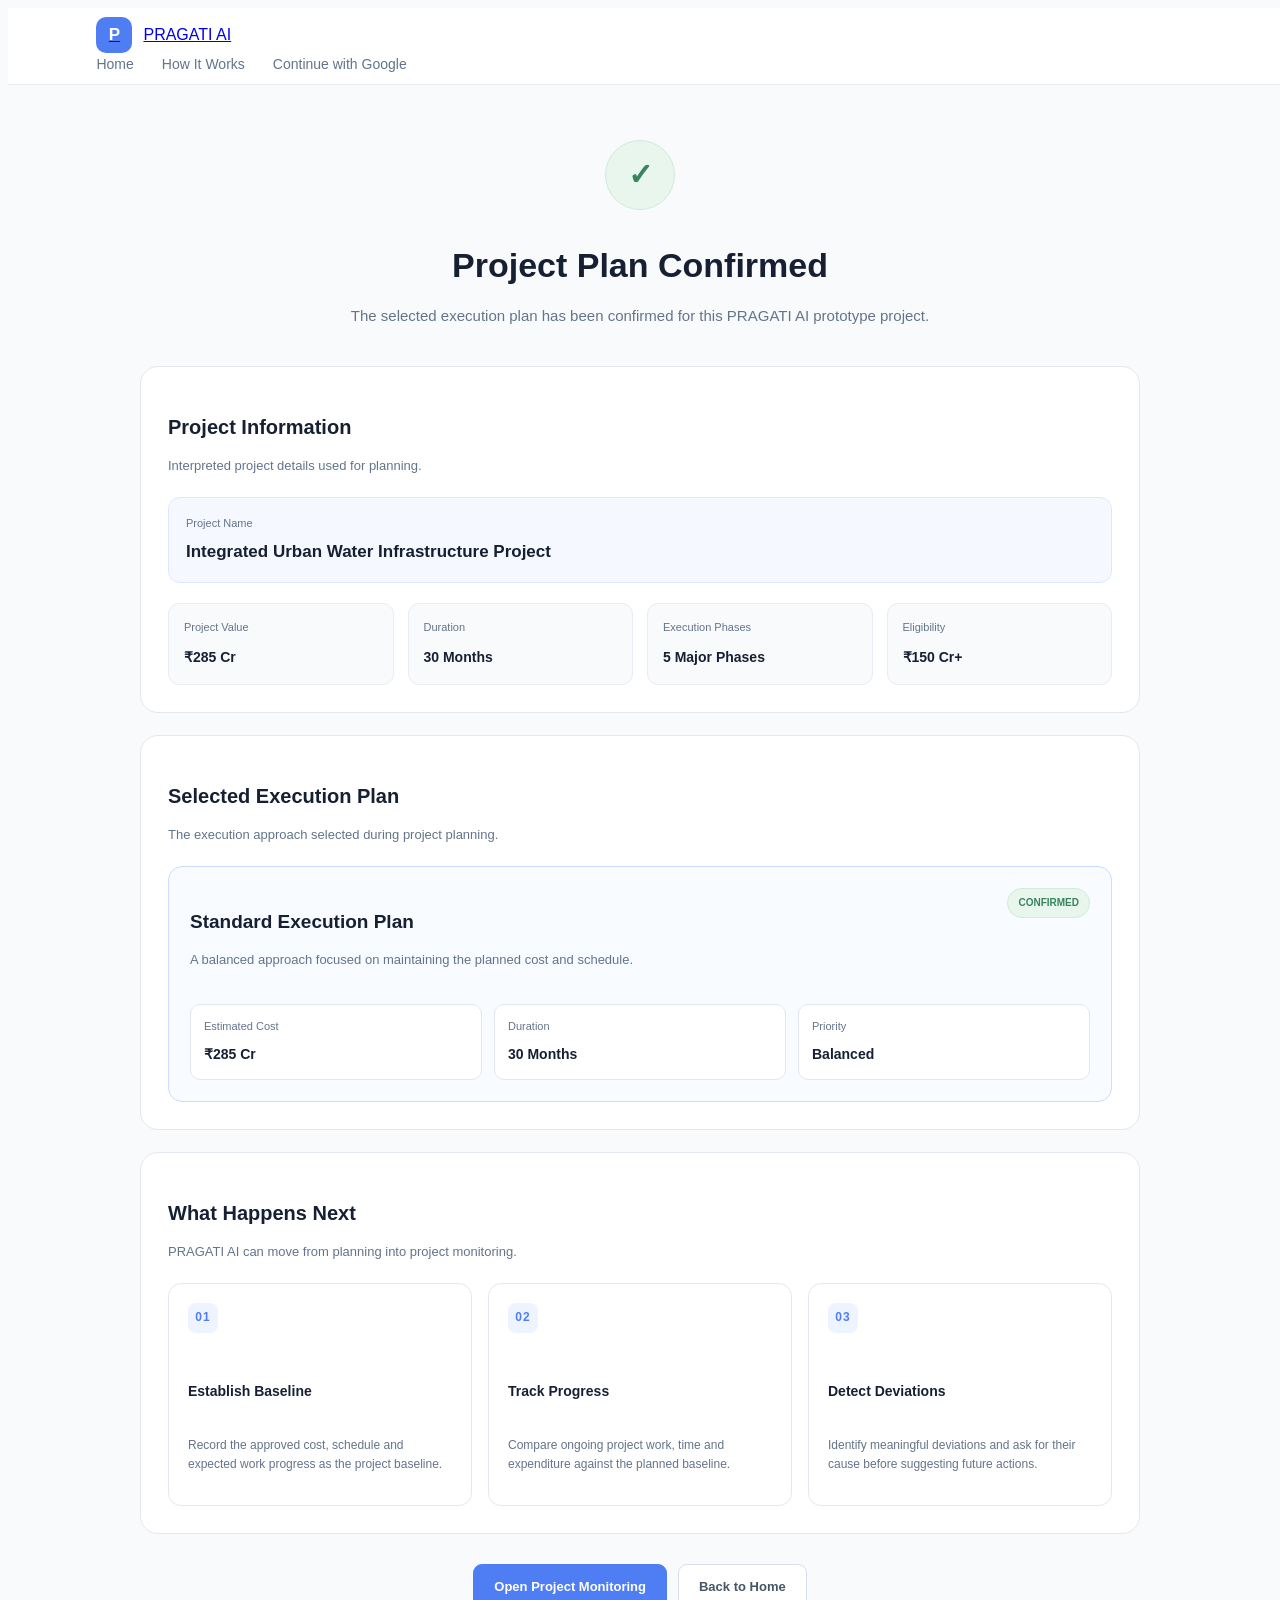
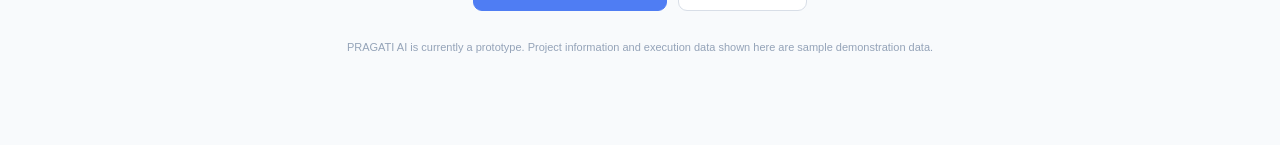
<file: plan-confirmed.html>
<!DOCTYPE html>
<html lang="en">
<head>

    <meta charset="UTF-8">
    <meta name="viewport" content="width=device-width, initial-scale=1.0">

    <title>Project Plan Confirmed | PRAGATI AI</title>

    <link rel="stylesheet" href="css/style.css">

    <style>

        /* =========================================
           PLAN CONFIRMED PAGE
        ========================================= */

        .confirmation-page {
            max-width: 1000px;
            margin: 0 auto;
            padding: 55px 24px 80px;
        }


        /* =========================================
           SUCCESS HEADER
        ========================================= */

        .success-header {
            text-align: center;
            margin-bottom: 38px;
        }

        .success-icon {
            width: 68px;
            height: 68px;
            margin: 0 auto 20px;

            border-radius: 50%;

            background: #e8f6ed;
            color: #37845e;

            display: flex;
            align-items: center;
            justify-content: center;

            font-size: 30px;
            font-weight: 700;

            border: 1px solid #d1ead9;
        }

        .success-header h1 {
            color: #172033;
            font-size: 34px;
            margin-bottom: 10px;
        }

        .success-header p {
            color: #64748b;
            font-size: 15px;
            line-height: 1.7;
            max-width: 620px;
            margin: 0 auto;
        }


        /* =========================================
           INFORMATION CARD
        ========================================= */

        .info-card {
            background: #ffffff;
            border: 1px solid #e3e8ef;
            border-radius: 18px;
            padding: 27px;
            margin-bottom: 22px;
        }

        .card-heading {
            margin-bottom: 20px;
        }

        .card-heading h2 {
            color: #172033;
            font-size: 20px;
            margin-bottom: 5px;
        }

        .card-heading p {
            color: #64748b;
            font-size: 13px;
        }


        /* =========================================
           PROJECT INFORMATION
        ========================================= */

        .project-name {
            background: #f5f8ff;
            border: 1px solid #dce7ff;
            border-radius: 12px;
            padding: 17px;
            margin-bottom: 20px;
        }

        .project-name span {
            display: block;
            color: #64748b;
            font-size: 11px;
            margin-bottom: 6px;
        }

        .project-name strong {
            color: #172033;
            font-size: 17px;
        }

        .information-grid {
            display: grid;
            grid-template-columns: repeat(4, 1fr);
            gap: 14px;
        }

        .information-box {
            background: #f8fafc;
            border: 1px solid #e8edf3;
            border-radius: 11px;
            padding: 15px;
        }

        .information-box span {
            display: block;
            color: #64748b;
            font-size: 11px;
            margin-bottom: 7px;
        }

        .information-box strong {
            color: #172033;
            font-size: 14px;
        }


        /* =========================================
           SELECTED PLAN
        ========================================= */

        .selected-plan {
            border: 1px solid #cbdcff;
            background: #f8fbff;
            border-radius: 14px;
            padding: 21px;
        }

        .plan-top {
            display: flex;
            justify-content: space-between;
            align-items: flex-start;
            gap: 15px;
        }

        .plan-top h3 {
            color: #172033;
            font-size: 19px;
            margin-bottom: 5px;
        }

        .plan-top p {
            color: #64748b;
            font-size: 13px;
        }

        .confirmed-tag {
            background: #e8f6ed;
            color: #37845e;
            border: 1px solid #d1ead9;
            border-radius: 20px;
            padding: 6px 10px;
            font-size: 10px;
            font-weight: 700;
            white-space: nowrap;
        }

        .plan-details {
            display: grid;
            grid-template-columns: repeat(3, 1fr);
            gap: 12px;
            margin-top: 20px;
        }

        .plan-detail {
            background: #ffffff;
            border: 1px solid #e3e8ef;
            border-radius: 10px;
            padding: 13px;
        }

        .plan-detail span {
            display: block;
            color: #64748b;
            font-size: 11px;
            margin-bottom: 5px;
        }

        .plan-detail strong {
            color: #172033;
            font-size: 14px;
        }


        /* =========================================
           NEXT STEPS
        ========================================= */

        .steps {
            display: grid;
            grid-template-columns: repeat(3, 1fr);
            gap: 16px;
        }

        .step {
            border: 1px solid #e3e8ef;
            background: #ffffff;
            border-radius: 13px;
            padding: 19px;
        }

        .step-number {
            width: 30px;
            height: 30px;
            border-radius: 8px;
            background: #edf3ff;
            color: #4f7df3;
            display: flex;
            align-items: center;
            justify-content: center;
            font-size: 12px;
            font-weight: 700;
            margin-bottom: 13px;
        }

        .step h3 {
            color: #172033;
            font-size: 14px;
            margin-bottom: 6px;
        }

        .step p {
            color: #64748b;
            font-size: 12px;
            line-height: 1.6;
        }


        /* =========================================
           ACTIONS
        ========================================= */

        .page-actions {
            display: flex;
            justify-content: center;
            gap: 11px;
            margin-top: 30px;
        }

        .primary-button,
        .secondary-button {
            padding: 12px 20px;
            border-radius: 9px;
            font-size: 13px;
            font-weight: 600;
            cursor: pointer;
            text-decoration: none;
            display: inline-flex;
            align-items: center;
            justify-content: center;
        }

        .primary-button {
            background: #4f7df3;
            color: white;
            border: 1px solid #4f7df3;
        }

        .primary-button:hover {
            background: #3f6fe5;
        }

        .secondary-button {
            background: white;
            color: #475569;
            border: 1px solid #d8dee7;
        }

        .secondary-button:hover {
            background: #f8fafc;
        }


        /* =========================================
           PROTOTYPE NOTE
        ========================================= */

        .prototype-note {
            margin-top: 28px;
            text-align: center;
            color: #94a3b8;
            font-size: 11px;
            line-height: 1.6;
        }


        /* =========================================
           GOOGLE MODAL
        ========================================= */

        .google-overlay {
            display: none;
            position: fixed;
            inset: 0;
            background: rgba(15, 23, 42, 0.45);
            backdrop-filter: blur(5px);
            z-index: 9999;
            align-items: center;
            justify-content: center;
            padding: 20px;
        }

        .google-overlay.active {
            display: flex;
        }

        .google-modal {
            width: min(420px, 100%);
            background: white;
            border-radius: 20px;
            padding: 30px;
            box-shadow: 0 25px 70px rgba(15, 23, 42, 0.2);
            position: relative;
        }

        .google-modal h2 {
            color: #172033;
            margin-bottom: 8px;
        }

        .google-modal p {
            color: #64748b;
            font-size: 13px;
            line-height: 1.6;
            margin-bottom: 22px;
        }

        .google-button {
            width: 100%;
            padding: 12px;
            border: 1px solid #d8dee7;
            background: white;
            border-radius: 9px;
            cursor: pointer;
            font-weight: 600;
            color: #172033;
        }

        .close-google {
            position: absolute;
            right: 18px;
            top: 14px;
            border: none;
            background: none;
            color: #64748b;
            font-size: 22px;
            cursor: pointer;
        }


        /* =========================================
           RESPONSIVE
        ========================================= */

        @media (max-width: 850px) {

            .information-grid {
                grid-template-columns: repeat(2, 1fr);
            }

            .steps {
                grid-template-columns: 1fr;
            }

        }


        @media (max-width: 600px) {

            .confirmation-page {
                padding: 35px 18px 60px;
            }

            .success-header h1 {
                font-size: 28px;
            }

            .information-grid,
            .plan-details {
                grid-template-columns: 1fr;
            }

            .plan-top {
                flex-direction: column;
            }

            .page-actions {
                flex-direction: column;
            }

            .page-actions a {
                width: 100%;
            }

        }

    </style>

</head>


<body>


    <!-- =========================================
         NAVBAR
    ========================================= -->

    <nav class="navbar">

        <div class="nav-container">

            <a href="index.html" class="logo">

                <div class="logo-mark">
                    P
                </div>

                <span>
                    PRAGATI AI
                </span>

            </a>


            <div class="nav-links">

                <a href="index.html">
                    Home
                </a>

                <a href="index.html#how-it-works">
                    How It Works
                </a>

                <a
                    href="#"
                    id="googleLogin"
                    class="google-login"
                >
                    Continue with Google
                </a>

            </div>

        </div>

    </nav>



    <!-- =========================================
         MAIN CONTENT
    ========================================= -->

    <main class="confirmation-page">


        <!-- SUCCESS -->

        <section class="success-header">

            <div class="success-icon">
                ✓
            </div>

            <h1>
                Project Plan Confirmed
            </h1>

            <p>
                The selected execution plan has been confirmed
                for this PRAGATI AI prototype project.
            </p>

        </section>



        <!-- =========================================
             PROJECT INFORMATION
        ========================================= -->

        <section class="info-card">

            <div class="card-heading">

                <h2>
                    Project Information
                </h2>

                <p>
                    Interpreted project details used for planning.
                </p>

            </div>


            <div class="project-name">

                <span>
                    Project Name
                </span>

                <strong id="projectName">
                    Integrated Urban Water Infrastructure Project
                </strong>

            </div>


            <div class="information-grid">

                <div class="information-box">

                    <span>
                        Project Value
                    </span>

                    <strong id="projectValue">
                        ₹285 Cr
                    </strong>

                </div>


                <div class="information-box">

                    <span>
                        Duration
                    </span>

                    <strong id="projectDuration">
                        30 Months
                    </strong>

                </div>


                <div class="information-box">

                    <span>
                        Execution Phases
                    </span>

                    <strong id="projectPhases">
                        5 Major Phases
                    </strong>

                </div>


                <div class="information-box">

                    <span>
                        Eligibility
                    </span>

                    <strong>
                        ₹150 Cr+
                    </strong>

                </div>

            </div>

        </section>



        <!-- =========================================
             SELECTED PLAN
        ========================================= -->

        <section class="info-card">

            <div class="card-heading">

                <h2>
                    Selected Execution Plan
                </h2>

                <p>
                    The execution approach selected during project planning.
                </p>

            </div>


            <div class="selected-plan">

                <div class="plan-top">

                    <div>

                        <h3 id="planName">
                            Standard Execution Plan
                        </h3>

                        <p id="planDescription">
                            A balanced approach focused on maintaining
                            the planned cost and schedule.
                        </p>

                    </div>


                    <span class="confirmed-tag">
                        CONFIRMED
                    </span>

                </div>


                <div class="plan-details">

                    <div class="plan-detail">

                        <span>
                            Estimated Cost
                        </span>

                        <strong id="planCost">
                            ₹285 Cr
                        </strong>

                    </div>


                    <div class="plan-detail">

                        <span>
                            Duration
                        </span>

                        <strong id="planDuration">
                            30 Months
                        </strong>

                    </div>


                    <div class="plan-detail">

                        <span>
                            Priority
                        </span>

                        <strong id="planPriority">
                            Balanced
                        </strong>

                    </div>

                </div>

            </div>

        </section>



        <!-- =========================================
             NEXT STEPS
        ========================================= -->

        <section class="info-card">

            <div class="card-heading">

                <h2>
                    What Happens Next
                </h2>

                <p>
                    PRAGATI AI can move from planning into project monitoring.
                </p>

            </div>


            <div class="steps">


                <div class="step">

                    <div class="step-number">
                        01
                    </div>

                    <h3>
                        Establish Baseline
                    </h3>

                    <p>
                        Record the approved cost, schedule and
                        expected work progress as the project baseline.
                    </p>

                </div>


                <div class="step">

                    <div class="step-number">
                        02
                    </div>

                    <h3>
                        Track Progress
                    </h3>

                    <p>
                        Compare ongoing project work, time and
                        expenditure against the planned baseline.
                    </p>

                </div>


                <div class="step">

                    <div class="step-number">
                        03
                    </div>

                    <h3>
                        Detect Deviations
                    </h3>

                    <p>
                        Identify meaningful deviations and ask
                        for their cause before suggesting future actions.
                    </p>

                </div>


            </div>

        </section>



        <!-- =========================================
             ACTION BUTTONS
        ========================================= -->

        <div class="page-actions">

            <a
                href="existing.html"
                class="primary-button"
            >
                Open Project Monitoring
            </a>

            <a
                href="index.html"
                class="secondary-button"
            >
                Back to Home
            </a>

        </div>


        <div class="prototype-note">

            PRAGATI AI is currently a prototype.
            Project information and execution data shown here
            are sample demonstration data.

        </div>

    </main>



    <!-- =========================================
         GOOGLE LOGIN MODAL
    ========================================= -->

    <div
        class="google-overlay"
        id="loginOverlay"
    >

        <div class="google-modal">

            <button
                class="close-google"
                id="closeLogin"
            >
                ×
            </button>

            <h2>
                Continue with Google
            </h2>

            <p>
                Google authentication is shown as a prototype
                feature and is not connected to a real
                authentication service.
            </p>

            <button
                class="google-button"
                id="googleContinue"
            >
                Continue with Google
            </button>

        </div>

    </div>



    <!-- =========================================
         JAVASCRIPT
    ========================================= -->

    <script>


        /* =========================================
           SAMPLE PROJECT DATA
        ========================================= */

        const projectData = {

            water: {

                name:
                    "Integrated Urban Water Infrastructure Project",

                value:
                    "₹285 Cr",

                duration:
                    "30 Months",

                phases:
                    "5 Major Phases"

            },


            highway: {

                name:
                    "Regional Highway Development Project",

                value:
                    "₹420 Cr",

                duration:
                    "36 Months",

                phases:
                    "6 Major Phases"

            },


            metro: {

                name:
                    "Urban Metro Connectivity Project",

                value:
                    "₹680 Cr",

                duration:
                    "48 Months",

                phases:
                    "8 Major Phases"

            }

        };


        const planData = {

            standard: {

                name:
                    "Standard Execution Plan",

                description:
                    "A balanced approach focused on maintaining the planned cost and schedule.",

                priority:
                    "Balanced"

            },


            accelerated: {

                name:
                    "Accelerated Execution Plan",

                description:
                    "A faster approach using parallel execution and additional resources to reduce project duration.",

                priority:
                    "Time"

            },


            optimized: {

                name:
                    "Cost Optimized Execution Plan",

                description:
                    "A cost-focused approach designed to control expenditure while allowing a slightly longer execution timeline.",

                priority:
                    "Cost"

            }

        };


        /* =========================================
           LOAD SAVED SELECTION
        ========================================= */

        const savedProject =
            localStorage.getItem(
                "pragatiSelectedProject"
            );


        const savedPlan =
            localStorage.getItem(
                "pragatiSelectedPlan"
            );


        /*
         * If fresher.html has stored a selection,
         * display it here.
         *
         * Otherwise, the default prototype project
         * and standard plan are displayed.
         */

        const activeProject =
            projectData[savedProject]
                ? projectData[savedProject]
                : projectData.water;


        const activePlan =
            planData[savedPlan]
                ? planData[savedPlan]
                : planData.standard;



        /* =========================================
           UPDATE PROJECT INFORMATION
        ========================================= */

        document.getElementById(
            "projectName"
        ).textContent =
            activeProject.name;


        document.getElementById(
            "projectValue"
        ).textContent =
            activeProject.value;


        document.getElementById(
            "projectDuration"
        ).textContent =
            activeProject.duration;


        document.getElementById(
            "projectPhases"
        ).textContent =
            activeProject.phases;



        /* =========================================
           UPDATE PLAN INFORMATION
        ========================================= */

        document.getElementById(
            "planName"
        ).textContent =
            activePlan.name;


        document.getElementById(
            "planDescription"
        ).textContent =
            activePlan.description;


        document.getElementById(
            "planPriority"
        ).textContent =
            activePlan.priority;


        /*
         * Plan cost and duration are calculated
         * from the selected project.
         */

        let planCost =
            activeProject.value;

        let planDuration =
            activeProject.duration;


        if (savedPlan === "accelerated") {

            if (savedProject === "water") {

                planCost = "₹298 Cr";
                planDuration = "25 Months";

            }

            else if (savedProject === "highway") {

                planCost = "₹438 Cr";
                planDuration = "31 Months";

            }

            else if (savedProject === "metro") {

                planCost = "₹720 Cr";
                planDuration = "41 Months";

            }

        }


        if (savedPlan === "optimized") {

            if (savedProject === "water") {

                planCost = "₹272 Cr";
                planDuration = "34 Months";

            }

            else if (savedProject === "highway") {

                planCost = "₹402 Cr";
                planDuration = "40 Months";

            }

            else if (savedProject === "metro") {

                planCost = "₹645 Cr";
                planDuration = "53 Months";

            }

        }


        document.getElementById(
            "planCost"
        ).textContent =
            planCost;


        document.getElementById(
            "planDuration"
        ).textContent =
            planDuration;



        /* =========================================
           GOOGLE LOGIN
        ========================================= */

        const googleLogin =
            document.getElementById(
                "googleLogin"
            );


        const googleContinue =
            document.getElementById(
                "googleContinue"
            );


        const loginOverlay =
            document.getElementById(
                "loginOverlay"
            );


        const closeLogin =
            document.getElementById(
                "closeLogin"
            );


        googleLogin.addEventListener(
            "click",
            function(event) {

                event.preventDefault();

                loginOverlay.classList.add(
                    "active"
                );

            }
        );


        closeLogin.addEventListener(
            "click",
            function() {

                loginOverlay.classList.remove(
                    "active"
                );

            }
        );


        loginOverlay.addEventListener(
            "click",
            function(event) {

                if (
                    event.target ===
                    loginOverlay
                ) {

                    loginOverlay.classList.remove(
                        "active"
                    );

                }

            }
        );


        googleContinue.addEventListener(
            "click",
            function() {

                alert(
                    "Google authentication is currently available as a prototype feature."
                );

            }
        );

    </script>

</body>
</html>
</file>
<file: css/style.css>
```css
/* =========================================
   PRAGATI AI
   Global Styles
========================================= */

* {
    margin: 0;
    padding: 0;
    box-sizing: border-box;
}

html {
    scroll-behavior: smooth;
}

body {
    font-family: -apple-system, BlinkMacSystemFont, "Segoe UI",
                 Roboto, Helvetica, Arial, sans-serif;

    background: #f8fafc;
    color: #172033;

    line-height: 1.6;
}


/* =========================================
   NAVBAR
========================================= */

.navbar {
    width: 100%;
    height: 76px;

    padding: 0 7%;

    display: flex;
    align-items: center;
    justify-content: space-between;

    background: rgba(255, 255, 255, 0.94);

    border-bottom: 1px solid #e7ebf0;

    position: sticky;
    top: 0;

    z-index: 100;

    backdrop-filter: blur(12px);
}


/* Logo */

.logo {
    display: flex;
    align-items: center;
    gap: 11px;
}

.logo-mark {
    width: 36px;
    height: 36px;

    display: flex;
    align-items: center;
    justify-content: center;

    border-radius: 10px;

    background: #4f7df3;
    color: white;

    font-size: 17px;
    font-weight: 700;
}

.logo-text {
    display: flex;
    align-items: baseline;
    gap: 4px;

    font-size: 17px;
    font-weight: 700;

    letter-spacing: 0.5px;
}

.logo-text small {
    color: #4f7df3;

    font-size: 12px;
    font-weight: 700;
}


/* Navigation */

.nav-links {
    display: flex;
    align-items: center;
    gap: 28px;
}

.nav-links a {
    color: #64748b;

    text-decoration: none;

    font-size: 14px;
    font-weight: 500;

    transition: color 0.2s ease;
}

.nav-links a:hover {
    color: #4f7df3;
}


/* Google Login */

.login-button {
    display: flex;
    align-items: center;
    gap: 8px;

    padding: 9px 15px;

    border: 1px solid #dfe4eb;

    border-radius: 8px;

    background: #ffffff;

    color: #334155 !important;

    font-size: 13px !important;

    box-shadow: 0 2px 5px rgba(20, 35, 55, 0.04);
}

.login-button:hover {
    border-color: #c9d4e5;

    box-shadow: 0 5px 15px rgba(20, 35, 55, 0.07);
}


/* Google icon */

.google-icon {
    width: 19px;
    height: 19px;

    display: inline-flex;
    align-items: center;
    justify-content: center;

    border-radius: 50%;

    font-size: 13px;
    font-weight: 700;

    color: #4285f4;

    background: #ffffff;
}


/* =========================================
   HERO
========================================= */

.hero {
    padding: 105px 7% 75px;

    background:
        radial-gradient(
            circle at 75% 25%,
            rgba(79, 125, 243, 0.08),
            transparent 30%
        ),
        #f8fafc;
}

.hero-content {
    max-width: 850px;
}


/* Small heading */

.eyebrow {
    display: inline-block;

    padding: 7px 12px;

    border: 1px solid #dce4f1;

    border-radius: 20px;

    background: #ffffff;

    color: #5d7191;

    font-size: 11px;
    font-weight: 700;

    letter-spacing: 1.3px;
}


/* Main heading */

.hero h1 {
    margin-top: 25px;

    font-size: clamp(48px, 7vw, 78px);

    line-height: 1.05;

    letter-spacing: -3px;

    font-weight: 700;
}

.hero h1 span {
    color: #4f7df3;
}


/* Description */

.hero-description {
    max-width: 650px;

    margin-top: 25px;

    color: #64748b;

    font-size: 18px;

    line-height: 1.8;
}


/* Badge */

.hero-badge {
    display: inline-flex;
    align-items: center;
    gap: 9px;

    margin-top: 30px;

    padding: 9px 14px;

    border-radius: 8px;

    background: #ffffff;

    border: 1px solid #e4e9f0;

    color: #536174;

    font-size: 13px;
}

.status-dot {
    width: 7px;
    height: 7px;

    border-radius: 50%;

    background: #4cae78;
}


/* =========================================
   SECTIONS
========================================= */

.entry-section,
.how-section {
    padding: 90px 7%;
}

.entry-section {
    background: #ffffff;
}

.section-heading {
    max-width: 700px;

    margin-bottom: 42px;
}

.section-label {
    color: #4f7df3;

    font-size: 11px;
    font-weight: 700;

    letter-spacing: 1.4px;
}

.section-heading h2 {
    margin-top: 9px;

    font-size: 34px;

    letter-spacing: -1px;

    line-height: 1.2;
}

.section-heading p {
    margin-top: 12px;

    color: #718096;

    font-size: 15px;
}


/* =========================================
   ENTRY CARDS
========================================= */

.entry-cards {
    display: grid;

    grid-template-columns: repeat(2, 1fr);

    gap: 22px;

    max-width: 1100px;
}

.entry-card {
    min-height: 330px;

    padding: 30px;

    display: flex;
    flex-direction: column;

    text-decoration: none;

    color: inherit;

    background: #ffffff;

    border: 1px solid #e3e8ef;

    border-radius: 18px;

    transition:
        transform 0.25s ease,
        border-color 0.25s ease,
        box-shadow 0.25s ease;
}

.entry-card:hover {
    transform: translateY(-5px);

    border-color: #cbd7ed;

    box-shadow: 0 16px 35px rgba(30, 55, 90, 0.08);
}


/* Card top */

.card-top {
    display: flex;

    justify-content: space-between;

    align-items: center;
}

.card-icon {
    width: 45px;
    height: 45px;

    display: flex;
    align-items: center;
    justify-content: center;

    border-radius: 12px;

    font-size: 23px;
    font-weight: 400;
}

.new-icon {
    background: #edf3ff;
    color: #4f7df3;
}

.existing-icon {
    background: #eef8f2;
    color: #429568;
}

.card-number {
    color: #a1adbd;

    font-size: 12px;

    letter-spacing: 1px;
}


/* Card content */

.card-content {
    margin-top: 40px;

    flex: 1;
}

.card-content h3 {
    font-size: 25px;

    letter-spacing: -0.5px;
}

.card-content p {
    max-width: 470px;

    margin-top: 12px;

    color: #718096;

    font-size: 14px;

    line-height: 1.8;
}


/* Card action */

.card-action {
    display: flex;

    justify-content: space-between;

    align-items: center;

    padding-top: 22px;

    border-top: 1px solid #edf0f4;

    color: #4f7df3;

    font-size: 13px;

    font-weight: 600;
}

.card-action span {
    font-size: 19px;

    transition: transform 0.2s ease;
}

.entry-card:hover .card-action span {
    transform: translateX(4px);
}


/* =========================================
   HOW IT WORKS
========================================= */

.how-section {
    background: #f8fafc;
}

.steps {
    max-width: 1000px;

    display: grid;

    grid-template-columns: repeat(3, 1fr);

    gap: 45px;
}

.step {
    display: flex;

    flex-direction: column;

    gap: 20px;
}

.step-number {
    color: #4f7df3;

    font-size: 12px;

    font-weight: 700;

    letter-spacing: 1px;
}

.step h3 {
    font-size: 19px;
}

.step p {
    margin-top: 8px;

    color: #718096;

    font-size: 14px;

    line-height: 1.8;
}


/* =========================================
   LOGIN MODAL
========================================= */

.login-overlay {
    position: fixed;

    inset: 0;

    display: none;
    align-items: center;
    justify-content: center;

    background: rgba(15, 23, 42, 0.28);

    backdrop-filter: blur(5px);

    z-index: 1000;
}

.login-overlay.active {
    display: flex;
}

.login-modal {
    width: min(420px, 90%);

    position: relative;

    padding: 40px;

    text-align: center;

    background: #ffffff;

    border: 1px solid #e5e9ef;

    border-radius: 20px;

    box-shadow: 0 25px 70px rgba(15, 23, 42, 0.15);

    animation: loginAppear 0.25s ease;
}

@keyframes loginAppear {

    from {
        opacity: 0;
        transform: translateY(12px) scale(0.98);
    }

    to {
        opacity: 1;
        transform: translateY(0) scale(1);
    }

}

.modal-logo {
    display: flex;

    justify-content: center;

    margin-bottom: 22px;
}

.login-modal h2 {
    font-size: 23px;

    letter-spacing: -0.5px;
}

.login-modal p {
    margin-top: 9px;

    color: #718096;

    font-size: 14px;
}

.close-login {
    position: absolute;

    top: 15px;
    right: 17px;

    width: 30px;
    height: 30px;

    border: none;

    background: transparent;

    color: #8a96a7;

    font-size: 24px;

    cursor: pointer;
}

.close-login:hover {
    color: #172033;
}

.google-login-modal {
    width: 100%;

    margin-top: 28px;

    padding: 12px 15px;

    display: flex;

    align-items: center;
    justify-content: center;

    gap: 10px;

    border: 1px solid #d9dee6;

    border-radius: 9px;

    background: #ffffff;

    color: #334155;

    font-size: 14px;

    font-weight: 600;

    cursor: pointer;

    transition:
        box-shadow 0.2s ease,
        border-color 0.2s ease;
}

.google-login-modal:hover {
    border-color: #c5cfdd;

    box-shadow: 0 6px 18px rgba(30, 55, 90, 0.08);
}

.login-note {
    display: block;

    margin-top: 16px;

    color: #a0a9b7;

    font-size: 11px;
}


/* =========================================
   FOOTER
========================================= */

.footer {
    padding: 40px 7%;

    background: #ffffff;

    border-top: 1px solid #e7ebf0;

    text-align: center;
}

.footer-logo {
    font-size: 16px;

    font-weight: 700;

    letter-spacing: 0.5px;
}

.footer p {
    margin-top: 5px;

    color: #718096;

    font-size: 13px;
}

.footer span {
    display: block;

    margin-top: 8px;

    color: #9aa5b5;

    font-size: 11px;
}


/* =========================================
   RESPONSIVE
========================================= */

@media (max-width: 900px) {

    .navbar {
        padding: 0 5%;
    }

    .nav-links {
        gap: 15px;
    }

    .login-button {
        padding: 8px 11px;
    }

    .entry-section,
    .how-section {
        padding: 70px 5%;
    }

    .hero {
        padding: 80px 5% 60px;
    }

    .steps {
        grid-template-columns: 1fr;
        gap: 30px;
    }

}

@media (max-width: 700px) {

    .entry-cards {
        grid-template-columns: 1fr;
    }

    .nav-links a:not(.login-button) {
        display: none;
    }

    .hero h1 {
        font-size: 52px;
        letter-spacing: -2px;
    }

}

@media (max-width: 500px) {

    .logo-text {
        font-size: 15px;
    }

    .login-button {
        font-size: 12px !important;
    }

    .hero h1 {
        font-size: 43px;
    }

    .hero-description {
        font-size: 16px;
    }

    .login-modal {
        padding: 32px 24px;
    }

}
```
</file>
